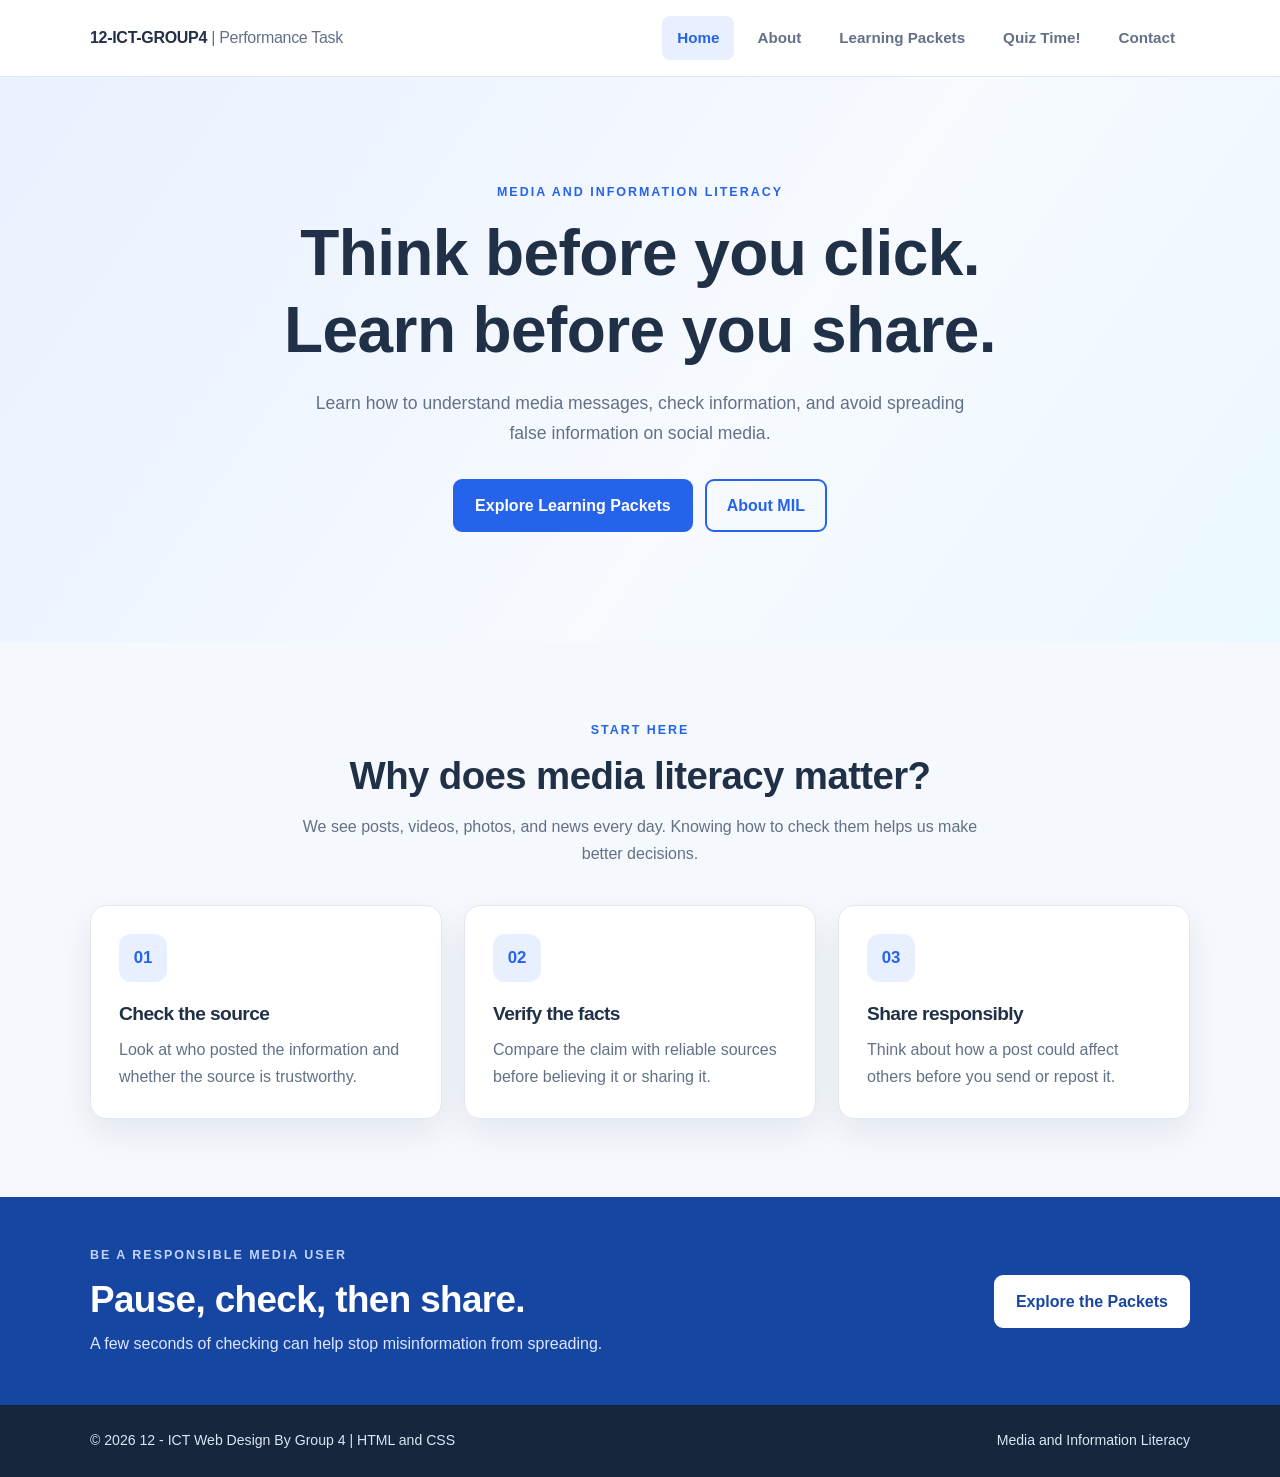
<file: index.html>
<!DOCTYPE html>
<html lang="en">
<head>
    <meta charset="UTF-8">
    <meta name="viewport" content="width=device-width, initial-scale=1.0">
    <title>MIL Lesson Packets | Home</title>
    <link rel="icon" type="image/png" href="information.png">
    <link rel="stylesheet" href="style.css">
</head>
<body>
    <header class="site-header">
        <nav class="navbar container">
            <a class="logo" href="index.html">12-ICT-GROUP4 <span>| Performance Task</span></a>
            <ul class="nav-links">
                <li><a class="active" href="index.html" aria-current="page">Home</a></li>
                <li><a href="about.html">About</a></li>
                <li><a href="packets.html">Learning Packets</a></li>
                <li><a href="quiz.html">Quiz Time!</a></li>
                <li><a href="contact.html">Contact</a></li>
            </ul>
        </nav>
    </header>

    <main>
        <section class="hero">
            <div class="container hero-content">
                <p class="eyebrow">MEDIA AND INFORMATION LITERACY</p>
                <h1>Think before you click. Learn before you share.</h1>
                <p class="hero-text">
                    Learn how to understand media messages, check information, and avoid
                    spreading false information on social media.
                </p>
                <div class="hero-actions">
                    <a href="packets.html" class="button">Explore Learning Packets</a>
                    <a href="about.html" class="button button-outline">About MIL</a>
                </div>
            </div>
        </section>

        <section class="section">
            <div class="container">
                <div class="section-heading">
                    <p class="eyebrow">START HERE</p>
                    <h2>Why does media literacy matter?</h2>
                    <p>We see posts, videos, photos, and news every day. Knowing how to check them helps us make better decisions.</p>
                </div>

                <div class="card-grid">
                    <article class="info-card">
                        <div class="card-icon">01</div>
                        <h3>Check the source</h3>
                        <p>Look at who posted the information and whether the source is trustworthy.</p>
                    </article>
                    <article class="info-card">
                        <div class="card-icon">02</div>
                        <h3>Verify the facts</h3>
                        <p>Compare the claim with reliable sources before believing it or sharing it.</p>
                    </article>
                    <article class="info-card">
                        <div class="card-icon">03</div>
                        <h3>Share responsibly</h3>
                        <p>Think about how a post could affect others before you send or repost it.</p>
                    </article>
                </div>
            </div>
        </section>

        <section class="callout">
            <div class="container callout-inner">
                <div>
                    <p class="eyebrow">BE A RESPONSIBLE MEDIA USER</p>
                    <h2>Pause, check, then share.</h2>
                    <p>A few seconds of checking can help stop misinformation from spreading.</p>
                </div>
                <a href="packets.html" class="button button-light">Explore the Packets</a>
            </div>
        </section>
    </main>

    <footer class="site-footer">
        <div class="container footer-inner">
            <p>© 2026 12 - ICT Web Design By Group 4 | HTML and CSS</p>
            <p>Media and Information Literacy</p>
        </div>
    </footer>
</body>
</html>
</file>
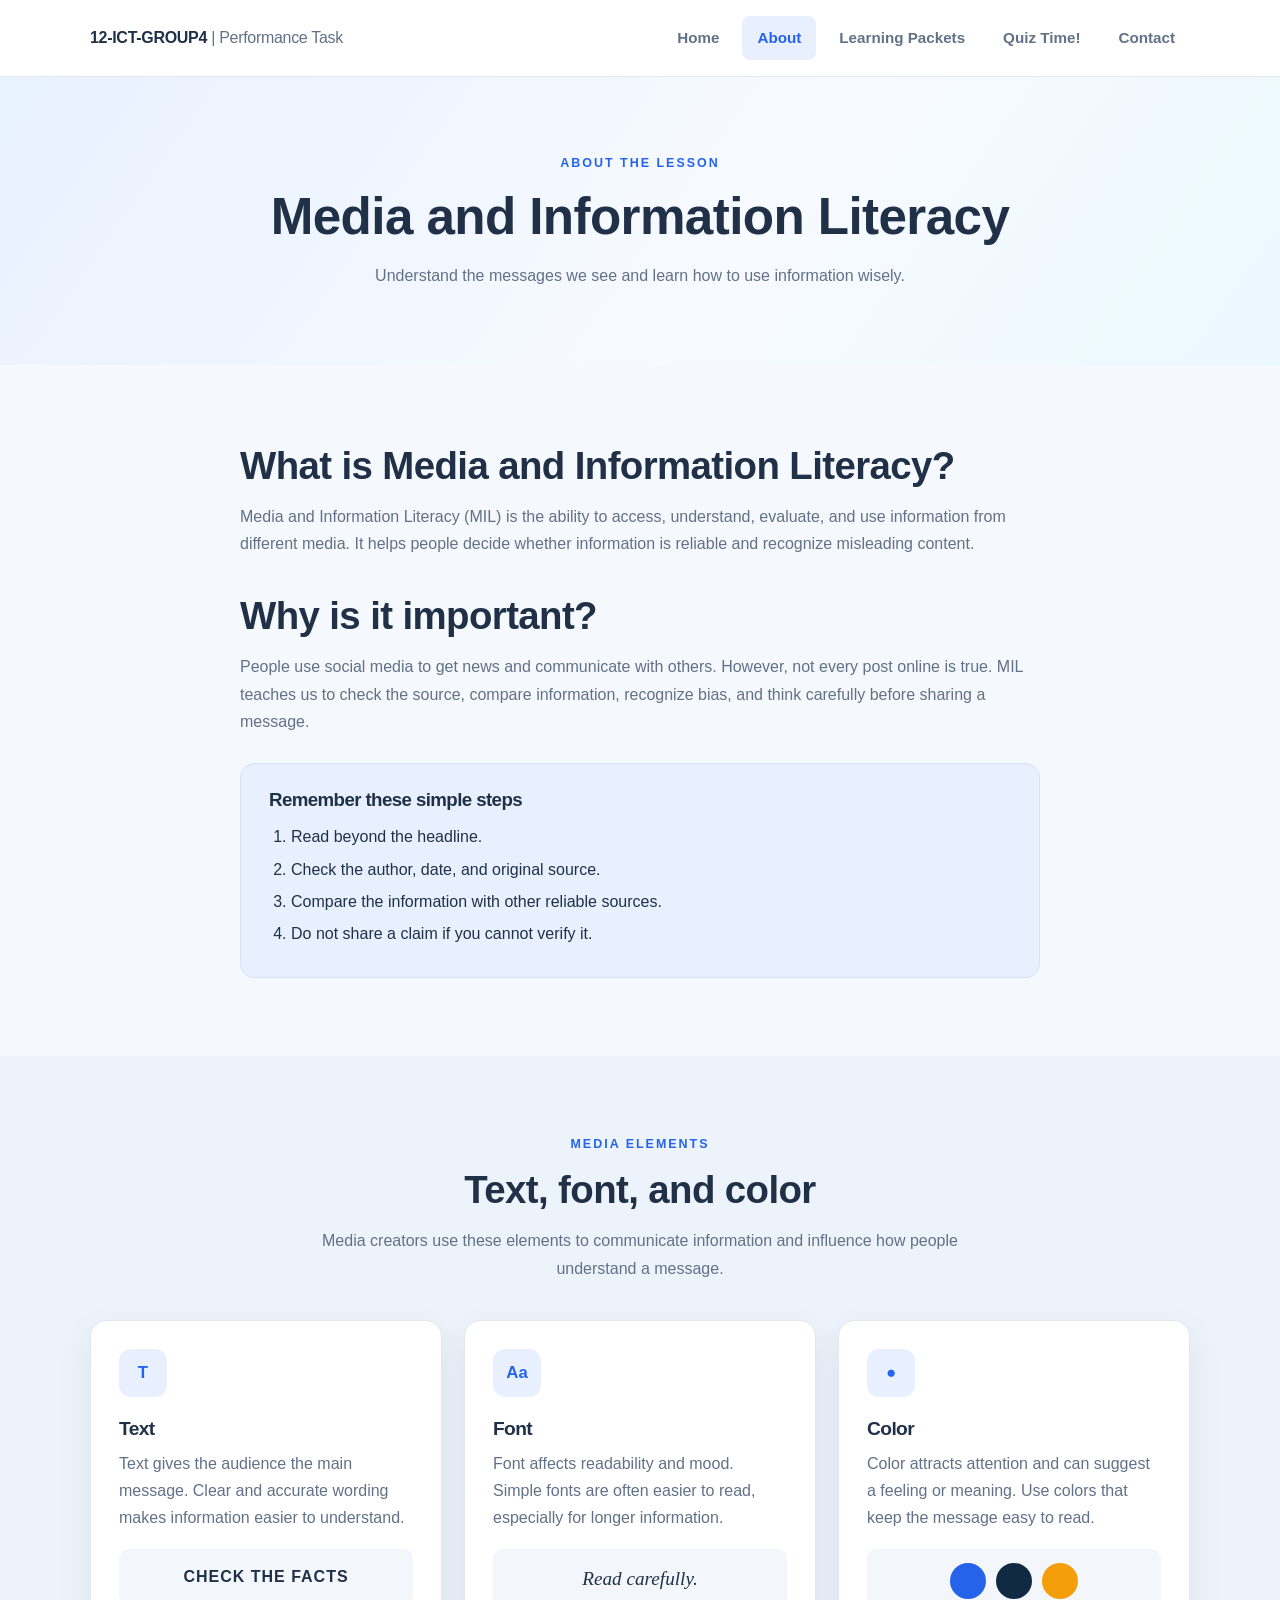
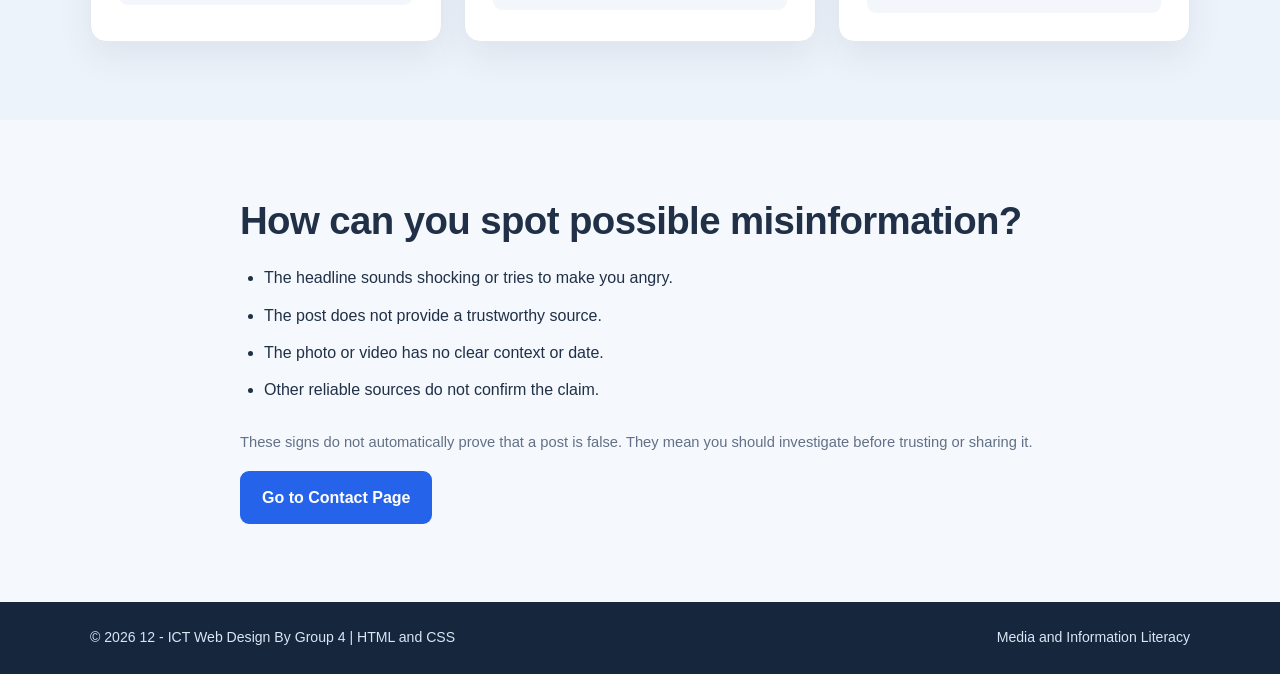
<file: about.html>
<!DOCTYPE html>
<html lang="en">
<head>
    <meta charset="UTF-8">
    <meta name="viewport" content="width=device-width, initial-scale=1.0">
    <title>MIL Lesson Packets | About</title>
    <link rel="icon" type="image/png" href="information.png">
    <link rel="stylesheet" href="style.css">
</head>
<body>
    <header class="site-header">
        <nav class="navbar container">
            <a class="logo" href="index.html">12-ICT-GROUP4 <span>| Performance Task</span></a>
            <ul class="nav-links">
                <li><a href="index.html">Home</a></li>
                <li><a class="active" href="about.html" aria-current="page">About</a></li>
                <li><a href="packets.html">Learning Packets</a></li>
                <li><a href="quiz.html">Quiz Time!</a></li>
                <li><a href="contact.html">Contact</a></li>
            </ul>
        </nav>
    </header>

    <main>
        <section class="page-hero">
            <div class="container">
                <p class="eyebrow">ABOUT THE LESSON</p>
                <h1>Media and Information Literacy</h1>
                <p>Understand the messages we see and learn how to use information wisely.</p>
            </div>
        </section>

        <section class="section">
            <div class="container narrow">
                <h2>What is Media and Information Literacy?</h2>
                <p>
                    Media and Information Literacy (MIL) is the ability to access, understand,
                    evaluate, and use information from different media. It helps people decide
                    whether information is reliable and recognize misleading content.
                </p>

                <h2>Why is it important?</h2>
                <p>
                    People use social media to get news and communicate with others. However,
                    not every post online is true. MIL teaches us to check the source, compare
                    information, recognize bias, and think carefully before sharing a message.
                </p>

                <div class="tip-box">
                    <h3>Remember these simple steps</h3>
                    <ol>
                        <li>Read beyond the headline.</li>
                        <li>Check the author, date, and original source.</li>
                        <li>Compare the information with other reliable sources.</li>
                        <li>Do not share a claim if you cannot verify it.</li>
                    </ol>
                </div>
            </div>
        </section>

        <section class="section section-muted">
            <div class="container">
                <div class="section-heading">
                    <p class="eyebrow">MEDIA ELEMENTS</p>
                    <h2>Text, font, and color</h2>
                    <p>Media creators use these elements to communicate information and influence how people understand a message.</p>
                </div>

                <div class="card-grid">
                    <article class="info-card">
                        <div class="card-icon">T</div>
                        <h3>Text</h3>
                        <p>Text gives the audience the main message. Clear and accurate wording makes information easier to understand.</p>
                        <div class="sample sample-text">CHECK THE FACTS</div>
                    </article>
                    <article class="info-card">
                        <div class="card-icon">Aa</div>
                        <h3>Font</h3>
                        <p>Font affects readability and mood. Simple fonts are often easier to read, especially for longer information.</p>
                        <div class="sample sample-font">Read carefully.</div>
                    </article>
                    <article class="info-card">
                        <div class="card-icon">●</div>
                        <h3>Color</h3>
                        <p>Color attracts attention and can suggest a feeling or meaning. Use colors that keep the message easy to read.</p>
                        <div class="sample sample-color"><span></span><span></span><span></span></div>
                    </article>
                </div>
            </div>
        </section>

        <section class="section">
            <div class="container narrow">
                <h2>How can you spot possible misinformation?</h2>
                <ul class="check-list">
                    <li>The headline sounds shocking or tries to make you angry.</li>
                    <li>The post does not provide a trustworthy source.</li>
                    <li>The photo or video has no clear context or date.</li>
                    <li>Other reliable sources do not confirm the claim.</li>
                </ul>
                <p class="small-note">These signs do not automatically prove that a post is false. They mean you should investigate before trusting or sharing it.</p>
                <a href="contact.html" class="button">Go to Contact Page</a>
            </div>
        </section>
    </main>

    <footer class="site-footer">
        <div class="container footer-inner">
            <p>© 2026 12 - ICT Web Design By Group 4 | HTML and CSS</p>
            <p>Media and Information Literacy</p>
        </div>
    </footer>
</body>
</html>
</file>
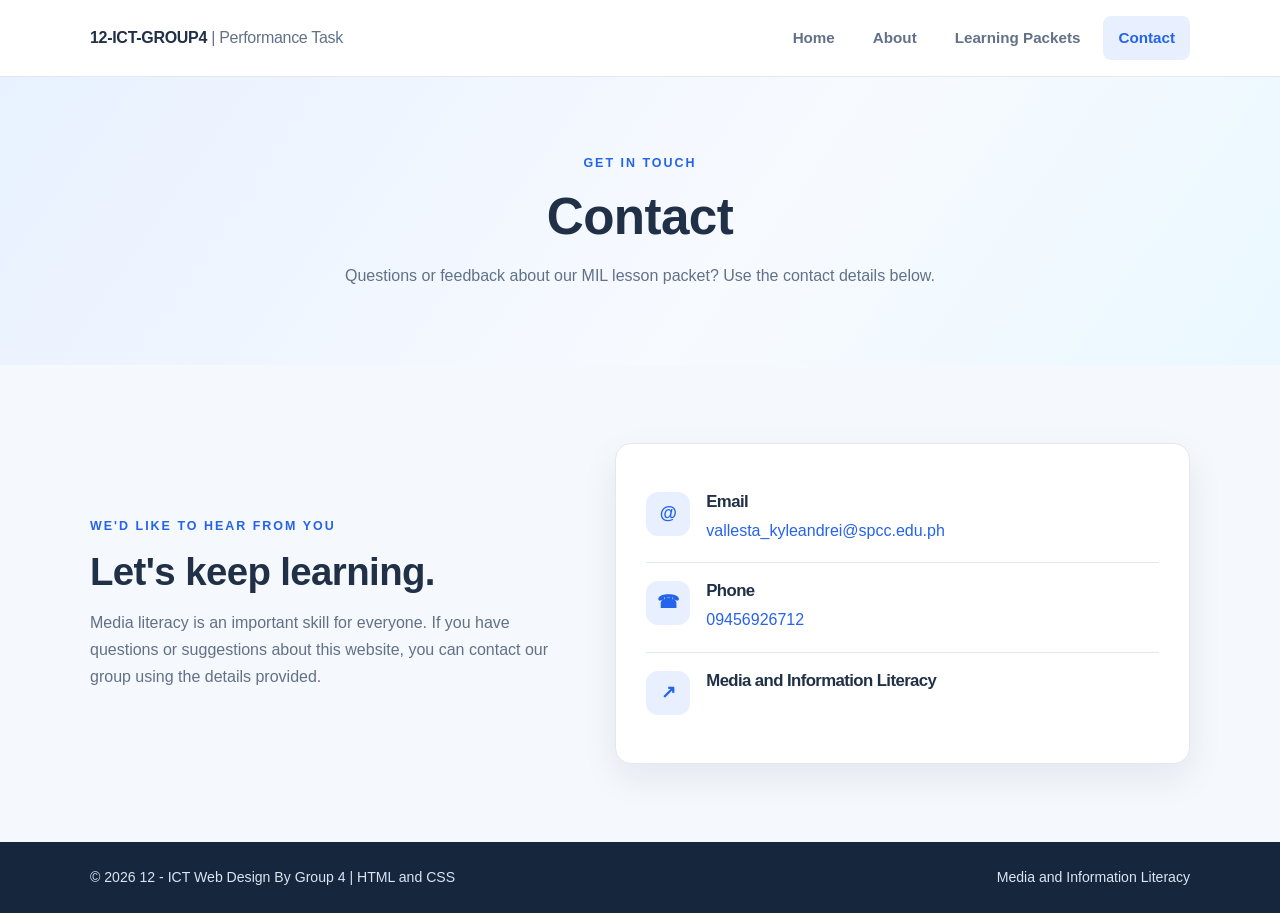
<file: contact.html>
<!DOCTYPE html>
<html lang="en">
<head>
    <meta charset="UTF-8">
    <meta name="viewport" content="width=device-width, initial-scale=1.0">
    <title>MIL Lesson Packets | Contact</title>
    <link rel="icon" type="image/png" href="information.png">
    <link rel="stylesheet" href="style.css">
</head>
<body>
    <header class="site-header">
        <nav class="navbar container">
            <a class="logo" href="index.html">12-ICT-GROUP4 <span>| Performance Task</span></a>
            <ul class="nav-links">
                <li><a href="index.html">Home</a></li>
                <li><a href="about.html">About</a></li>
                <li><a href="packets.html">Learning Packets</a></li>
                <li><a class="active" href="contact.html">Contact</a></li>
            </ul>
        </nav>
    </header>

    <main>
        <section class="page-hero">
            <div class="container">
                <p class="eyebrow">GET IN TOUCH</p>
                <h1>Contact</h1>
                <p>Questions or feedback about our MIL lesson packet? Use the contact details below.</p>
            </div>
        </section>

        <section class="section">
            <div class="container contact-layout">
                <div class="contact-copy">
                    <p class="eyebrow">WE'D LIKE TO HEAR FROM YOU</p>
                    <h2>Let's keep learning.</h2>
                    <p>Media literacy is an important skill for everyone.
                        If you have questions or suggestions about this website, you can contact our group using the
                        details provided.</p>
                </div>

                <div class="contact-card">
                    <div class="contact-item">
                        <div class="contact-icon">@</div>
                        <div>
                            <h3>Email</h3>
                            <p><a href="mailto:vallesta_kyleandrei@spcc.edu.ph">vallesta_kyleandrei@spcc.edu.ph</a></p>
                        </div>
                    </div>
                    <div class="contact-item">
                        <div class="contact-icon">☎</div>
                        <div>
                            <h3>Phone</h3>
                            <p><a href="tel:09452925872">09456926712</a></p>
                        </div>
                    </div>
                    <div class="contact-item">
                        <div class="contact-icon">↗</div>
                        <div>
                            <h3>Media and Information Literacy</h3>
                        </div>
                    </div>
                </div>
            </div>
        </section>
    </main>

    <footer class="site-footer">
        <div class="container footer-inner">
            <p>© 2026 12 - ICT Web Design By Group 4 | HTML and CSS</p>
            <p>Media and Information Literacy</p>
        </div>
    </footer>
</body>
</html>
</file>
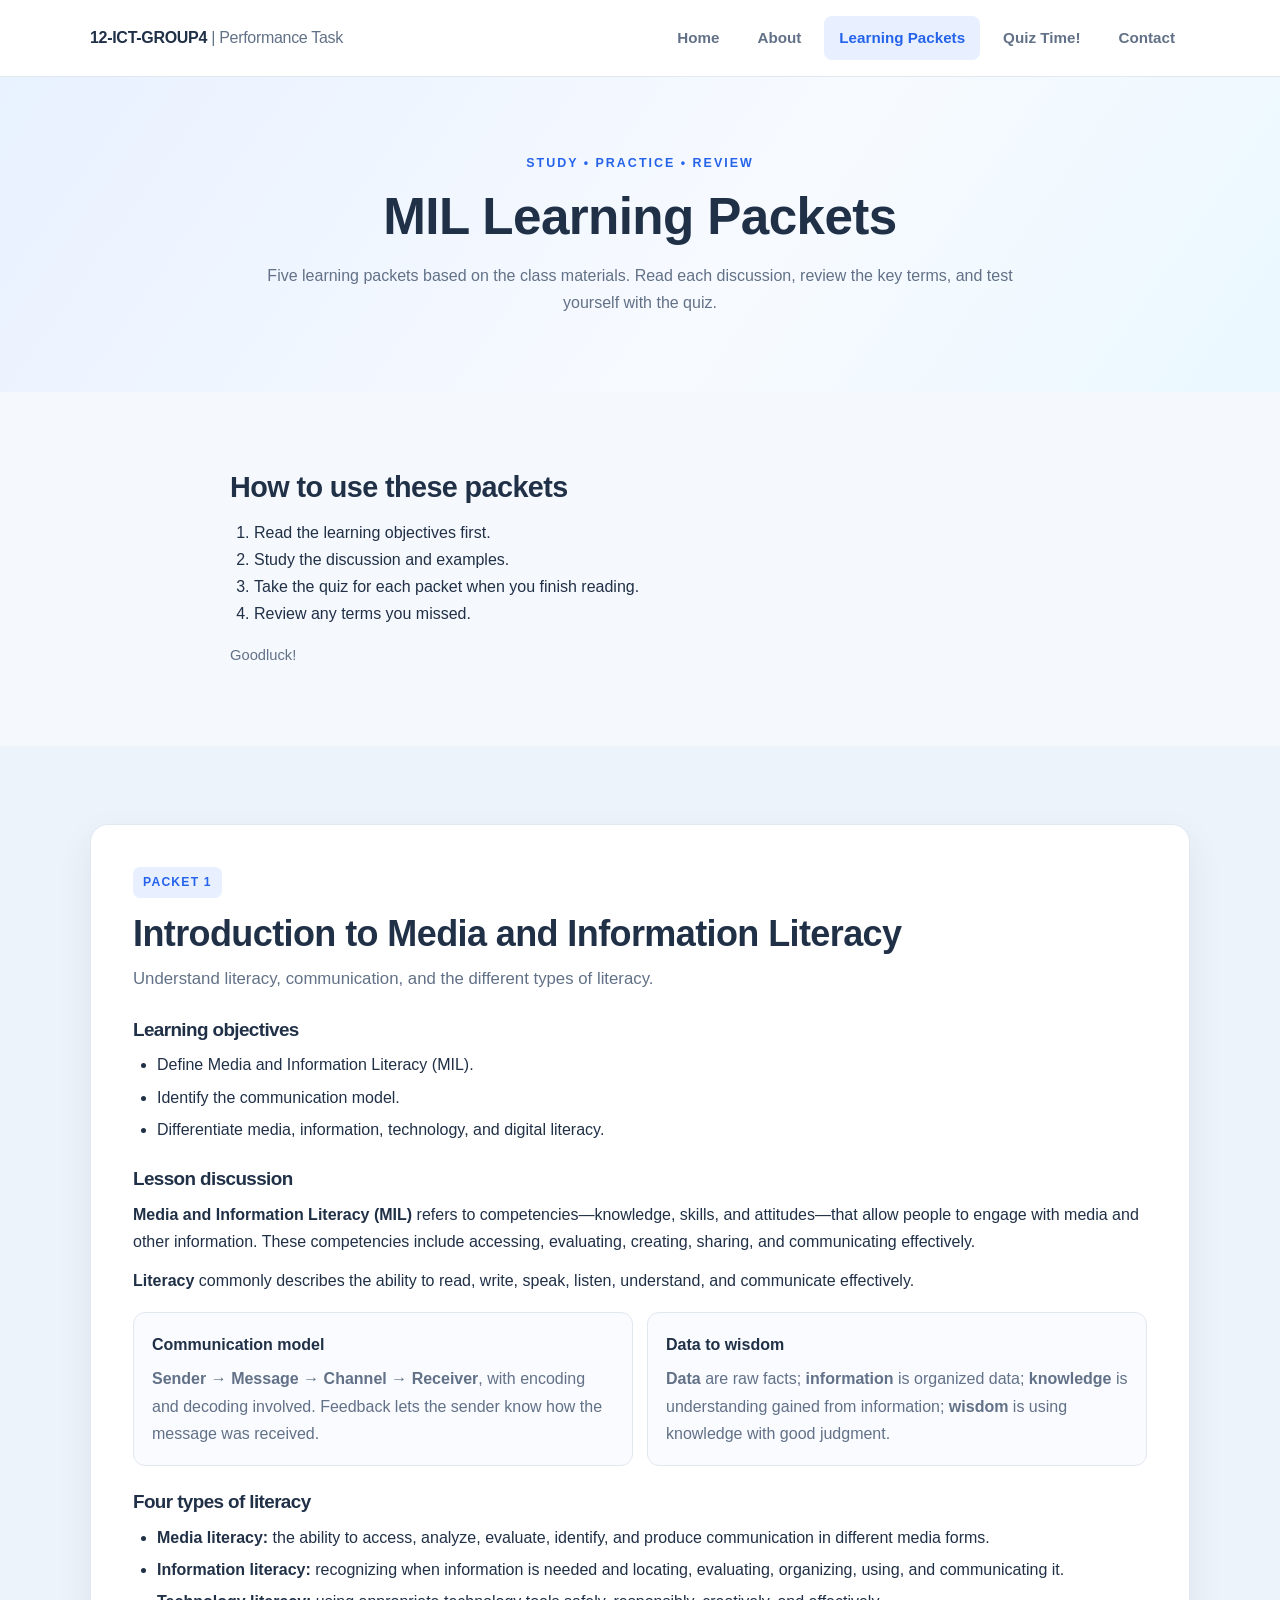
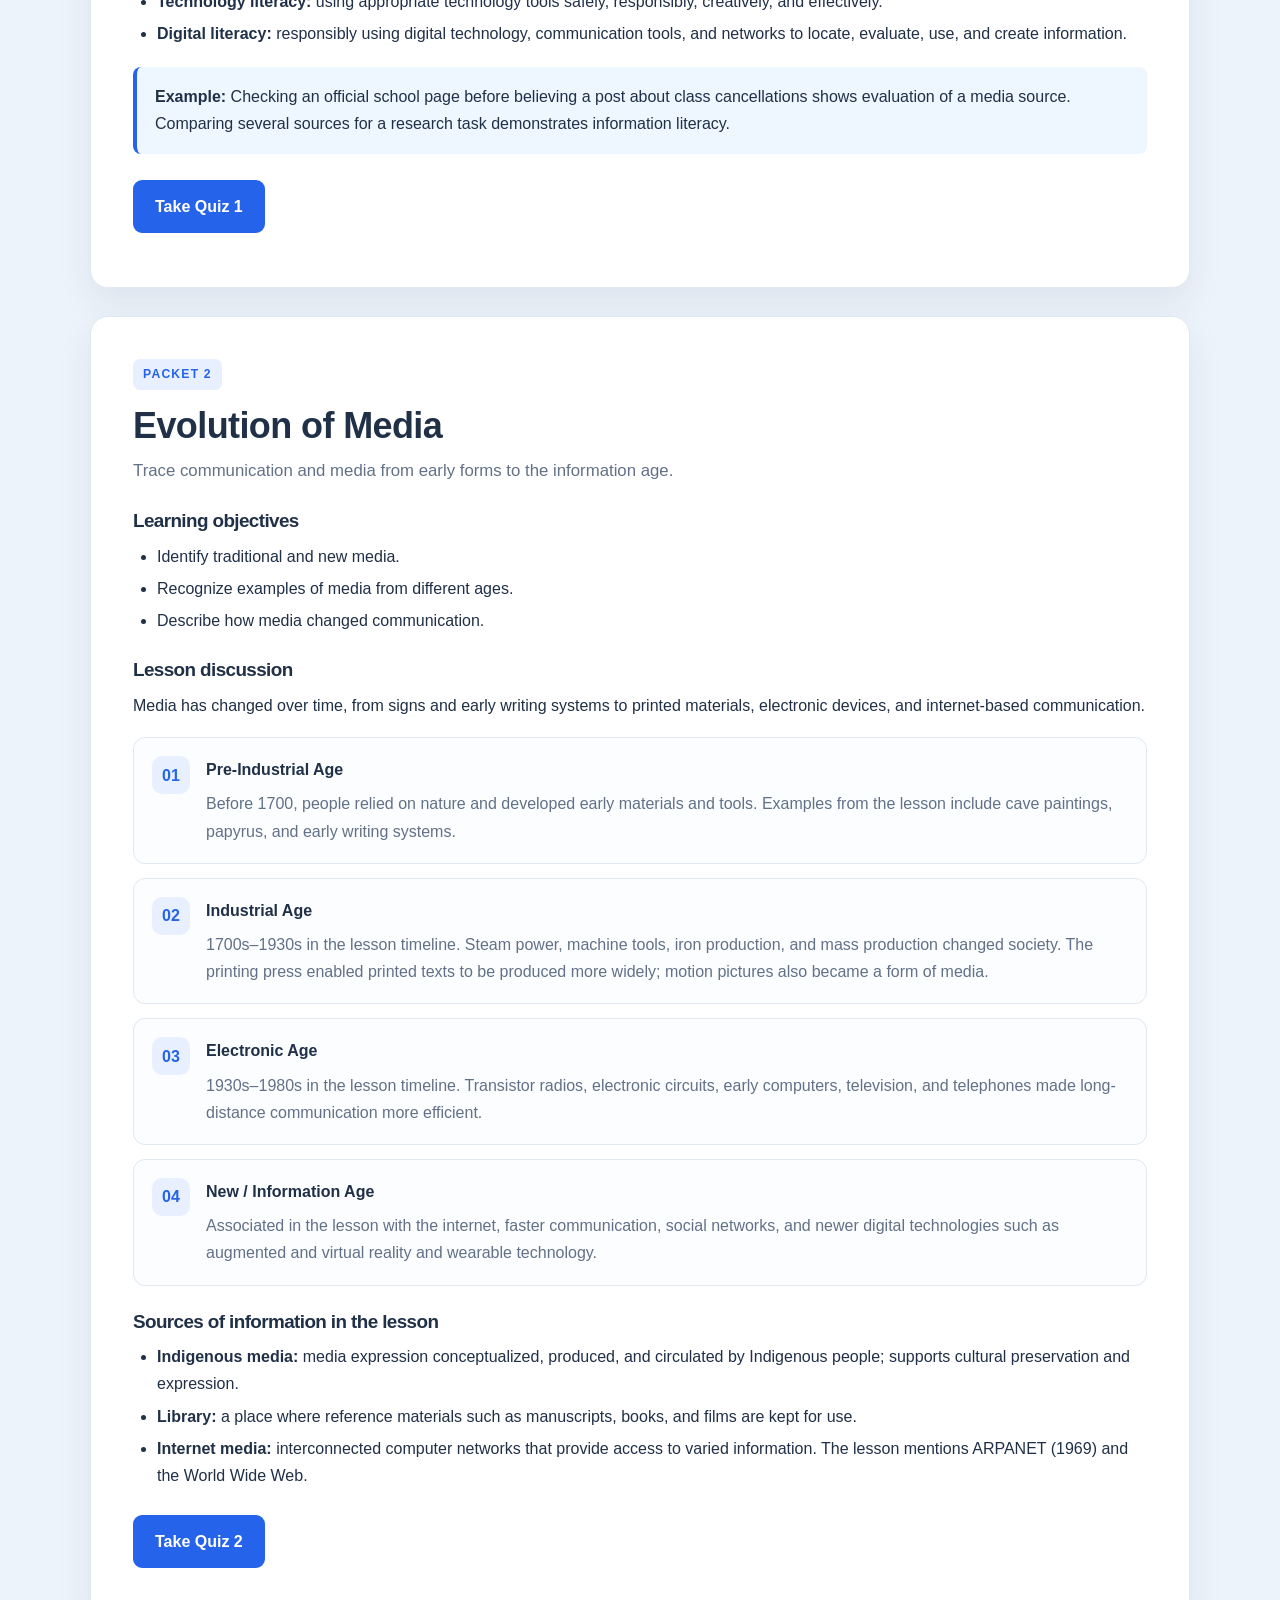
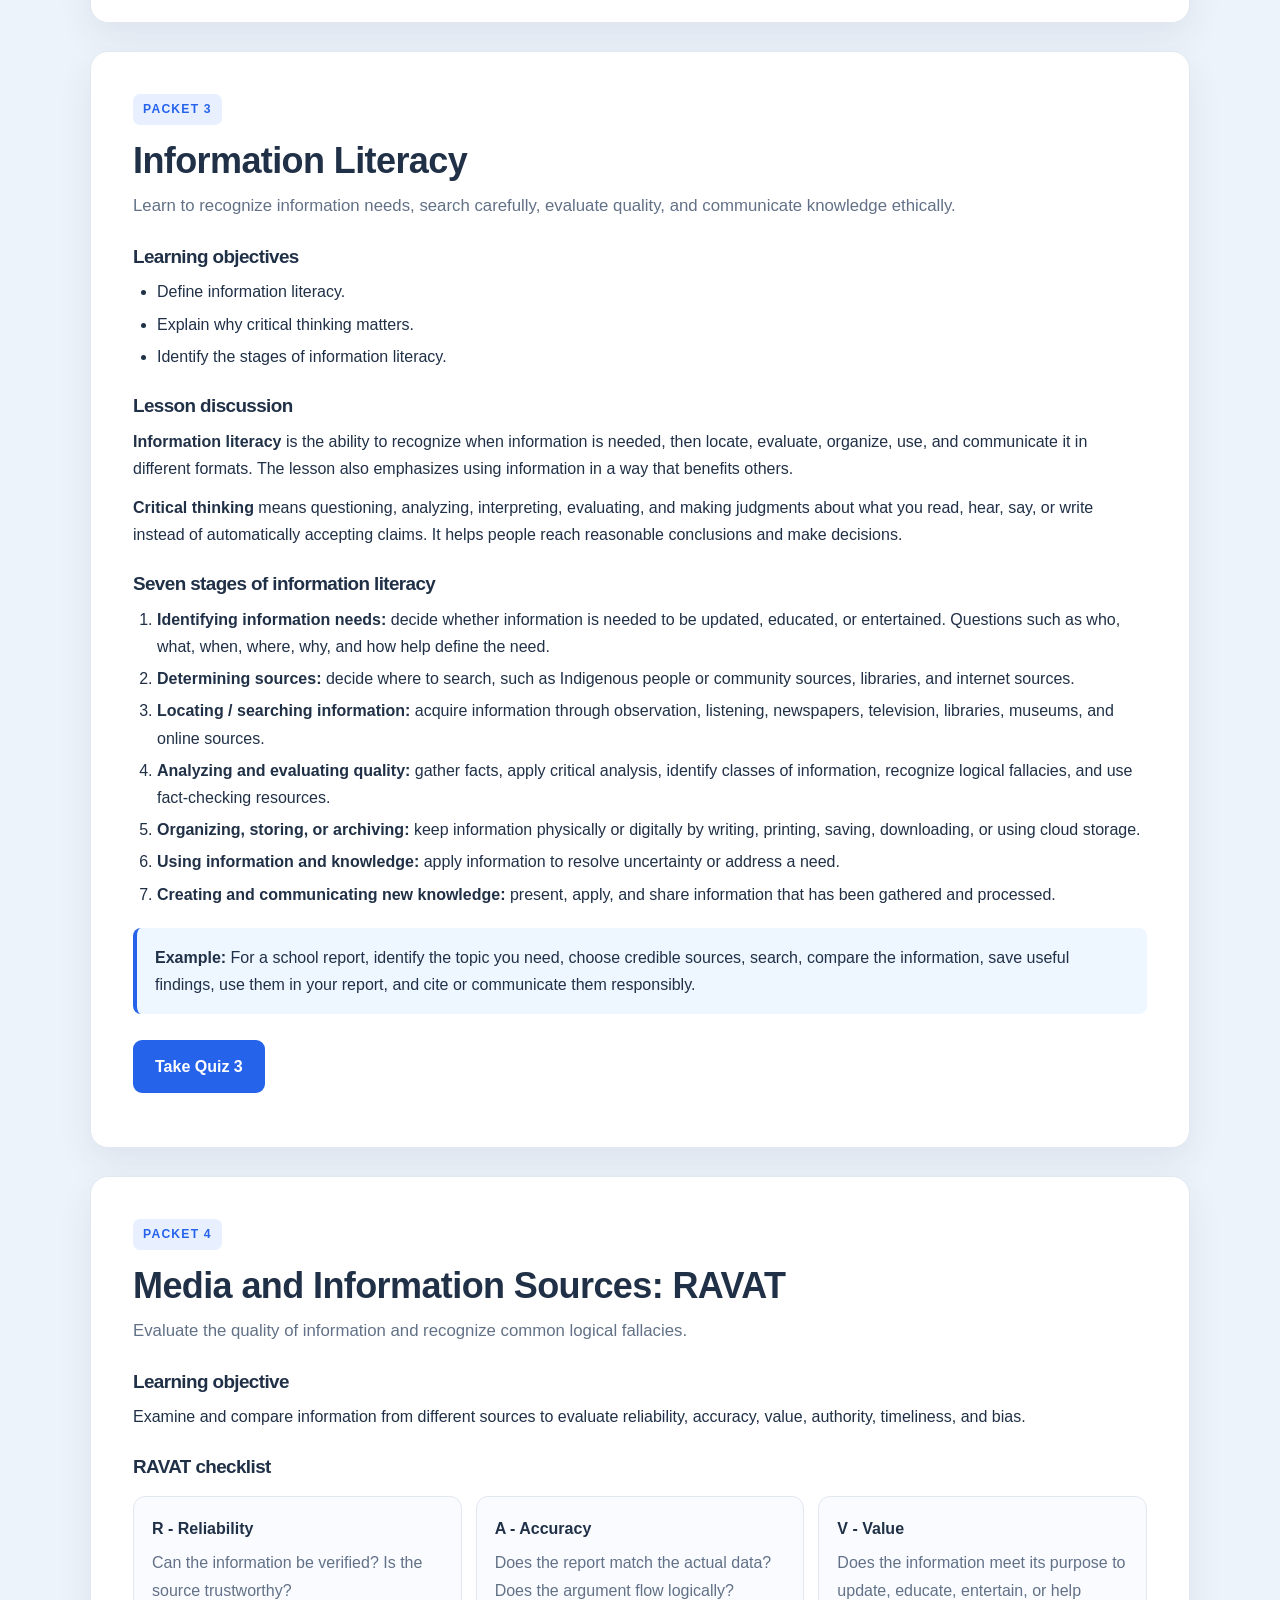
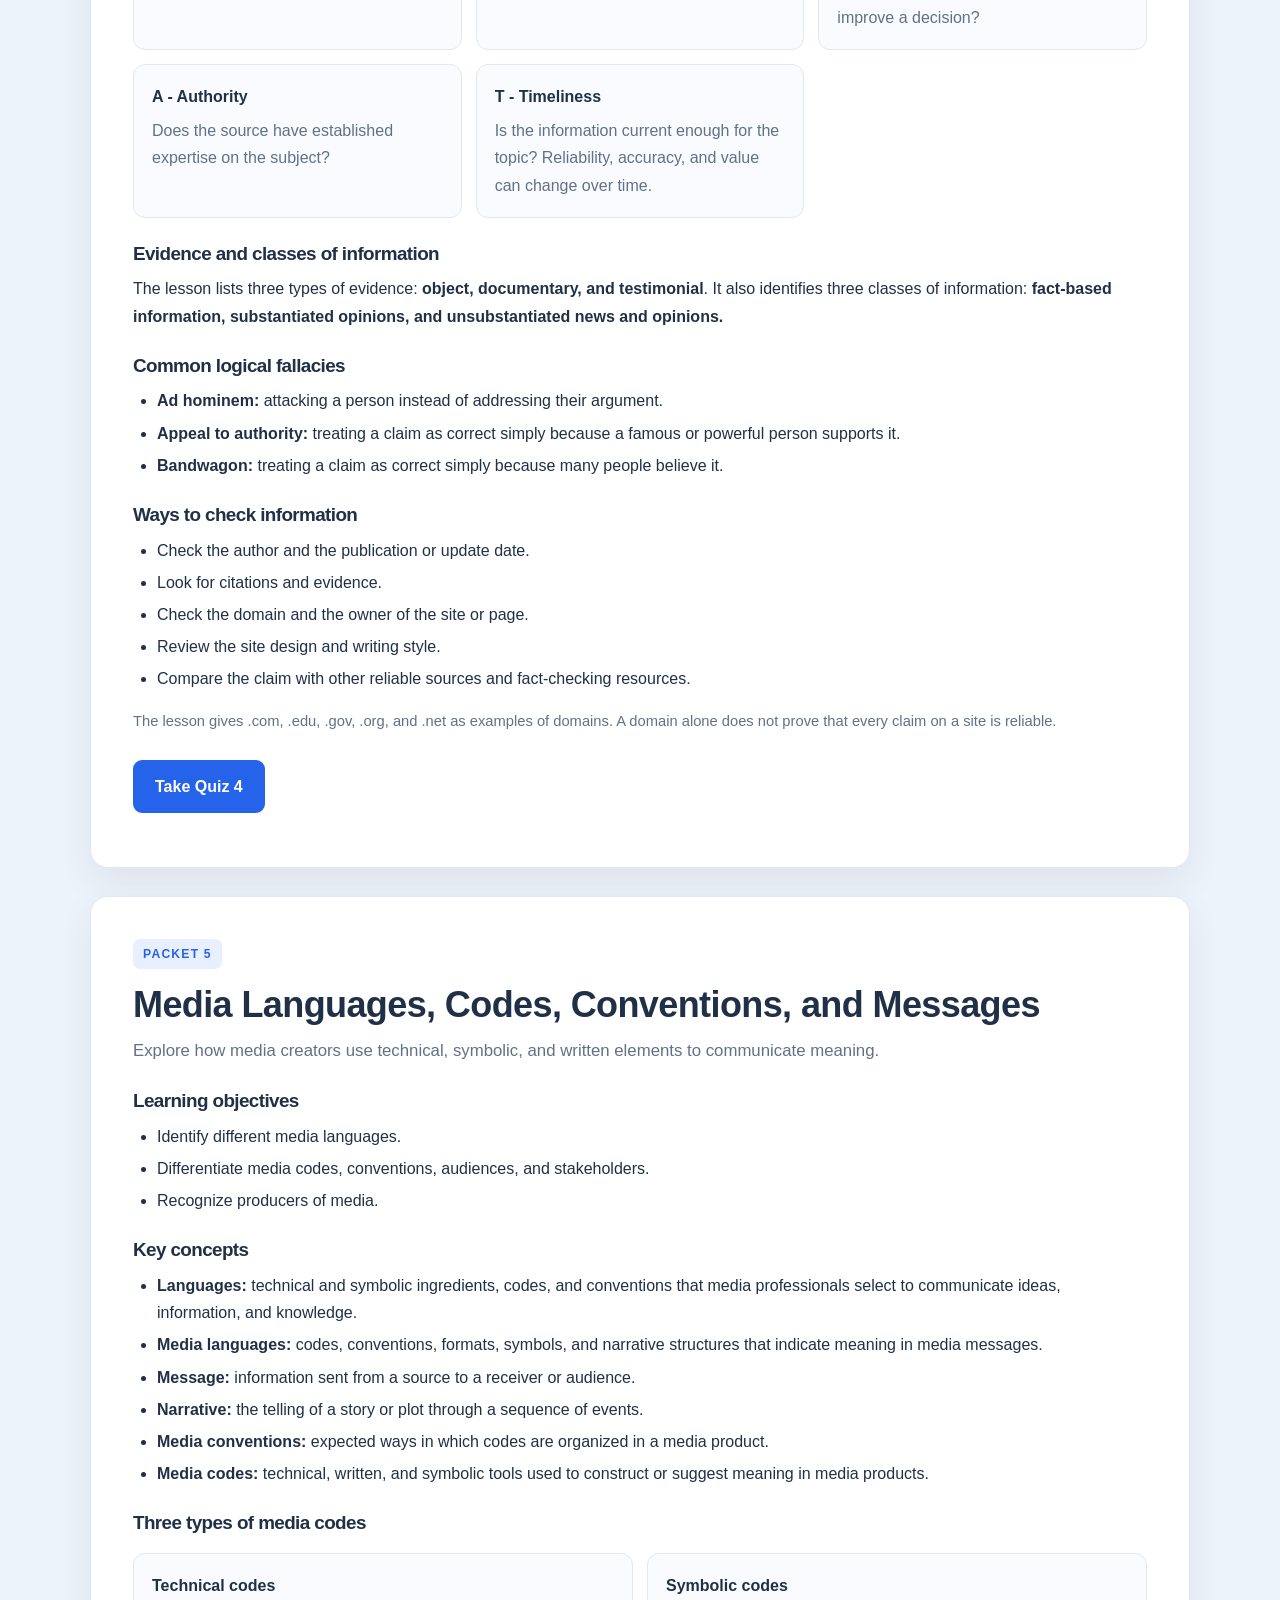
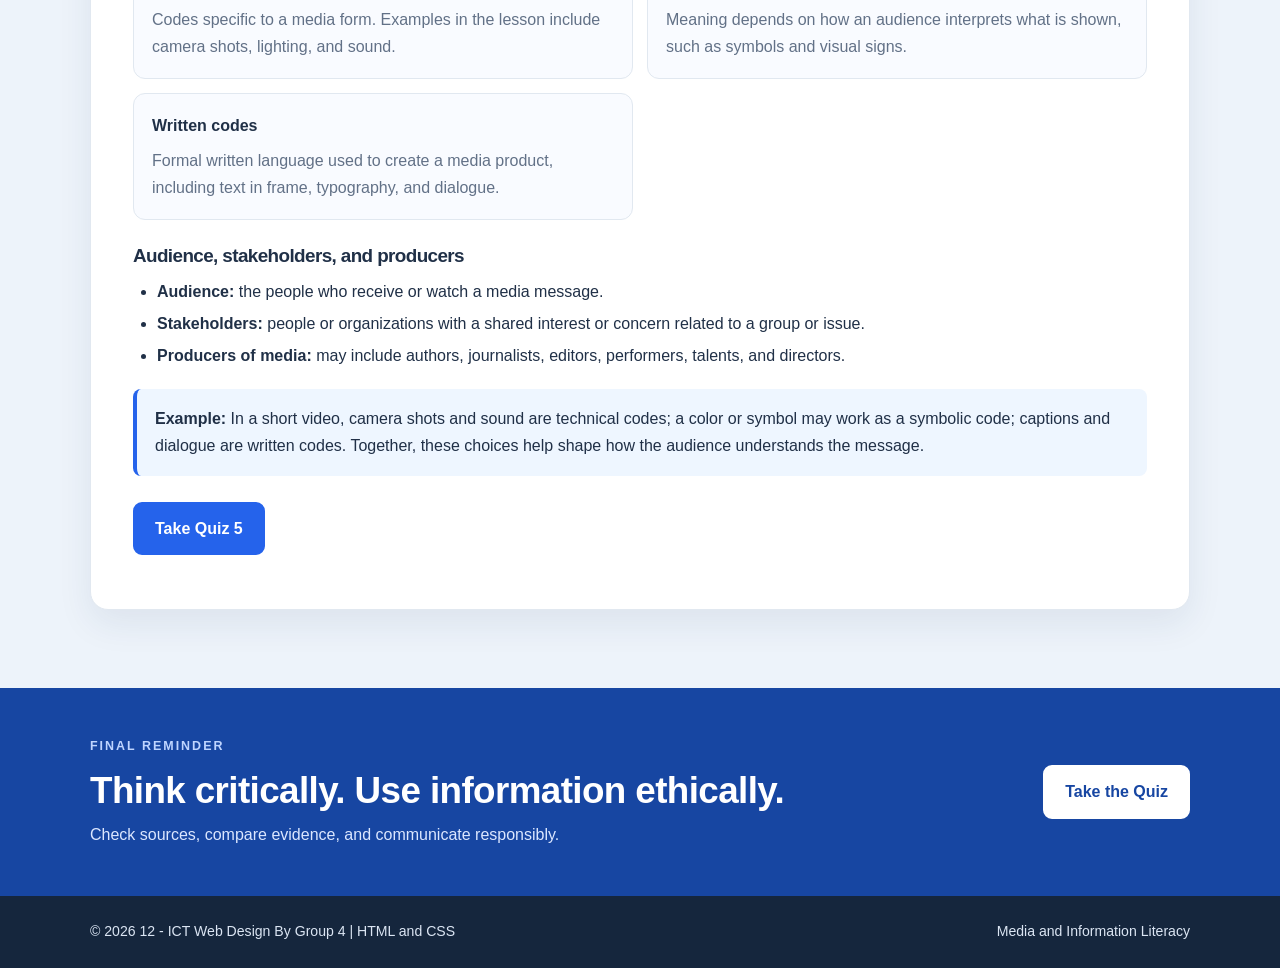
<file: packets.html>
<!DOCTYPE html>
<html lang="en">

<head>
  <meta charset="UTF-8">
  <meta name="viewport" content="width=device-width, initial-scale=1.0">
  <title>MIL Lesson Packets | Learning Packets</title>
  <link rel="icon" type="image/png" href="information.png">
  <link rel="stylesheet" href="style.css">
</head>

<body>
  <header class="site-header">
    <nav class="navbar container">
      <a class="logo" href="index.html">12-ICT-GROUP4 <span>| Performance Task</span></a>
      <ul class="nav-links">
        <li><a href="index.html">Home</a></li>
        <li><a href="about.html">About</a></li>
        <li><a class="active" href="packets.html" aria-current="page">Learning Packets</a></li>
        <li><a href="quiz.html">Quiz Time!</a></li>
        <li><a href="contact.html">Contact</a></li>
      </ul>
    </nav>
  </header>

  <main>
    <section class="page-hero">
      <div class="container">
        <p class="eyebrow">STUDY • PRACTICE • REVIEW</p>
        <h1>MIL Learning Packets</h1>
        <p>Five learning packets based on the class materials. Read each discussion, review the key terms, and test yourself with the quiz.</p>
      </div>
    </section>

    <section class="section">
      <div class="container packet-intro">
        <h2>How to use these packets</h2>
        <ol>
          <li>Read the learning objectives first.</li>
          <li>Study the discussion and examples.</li>
          <li>Take the quiz for each packet when you finish reading.</li>
          <li>Review any terms you missed.</li>
        </ol>
        <p class="small-note">Goodluck!</p>
      </div>
    </section>

    <section class="section section-muted">
      <div class="container packet-list">

        <!-- PACKET 1 -->
        <article class="packet" id="packet-1">
          <div class="packet-label">PACKET 1</div>
          <h2>Introduction to Media and Information Literacy</h2>
          <p class="packet-lead">Understand literacy, communication, and the different types of literacy.</p>

          <h3>Learning objectives</h3>
          <ul>
            <li>Define Media and Information Literacy (MIL).</li>
            <li>Identify the communication model.</li>
            <li>Differentiate media, information, technology, and digital literacy.</li>
          </ul>

          <h3>Lesson discussion</h3>
          <p><strong>Media and Information Literacy (MIL)</strong> refers to competencies—knowledge, skills, and attitudes—that allow people to engage with media and other information. These competencies include accessing, evaluating, creating, sharing, and communicating effectively.</p>
          <p><strong>Literacy</strong> commonly describes the ability to read, write, speak, listen, understand, and communicate effectively.</p>

          <div class="mini-grid">
            <div>
              <h4>Communication model</h4>
              <p><strong>Sender → Message → Channel → Receiver</strong>, with encoding and decoding involved. Feedback lets the sender know how the message was received.</p>
            </div>
            <div>
              <h4>Data to wisdom</h4>
              <p><strong>Data</strong> are raw facts; <strong>information</strong> is organized data; <strong>knowledge</strong> is understanding gained from information; <strong>wisdom</strong> is using knowledge with good judgment.</p>
            </div>
          </div>

          <h3>Four types of literacy</h3>
          <ul>
            <li><strong>Media literacy:</strong> the ability to access, analyze, evaluate, identify, and produce communication in different media forms.</li>
            <li><strong>Information literacy:</strong> recognizing when information is needed and locating, evaluating, organizing, using, and communicating it.</li>
            <li><strong>Technology literacy:</strong> using appropriate technology tools safely, responsibly, creatively, and effectively.</li>
            <li><strong>Digital literacy:</strong> responsibly using digital technology, communication tools, and networks to locate, evaluate, use, and create information.</li>
          </ul>

          <div class="example-box">
            <strong>Example:</strong> Checking an official school page before believing a post about class cancellations shows evaluation of a media source. Comparing several sources for a research task demonstrates information literacy.
          </div>

          <p class="packet-quiz"><a class="button" href="quiz.html#quiz-1">Take Quiz 1</a></p>
        </article>

        <!-- PACKET 2 -->
        <article class="packet" id="packet-2">
          <div class="packet-label">PACKET 2</div>
          <h2>Evolution of Media</h2>
          <p class="packet-lead">Trace communication and media from early forms to the information age.</p>

          <h3>Learning objectives</h3>
          <ul>
            <li>Identify traditional and new media.</li>
            <li>Recognize examples of media from different ages.</li>
            <li>Describe how media changed communication.</li>
          </ul>

          <h3>Lesson discussion</h3>
          <p>Media has changed over time, from signs and early writing systems to printed materials, electronic devices, and internet-based communication.</p>

          <div class="timeline">
            <div>
              <span>01</span>
              <h4>Pre-Industrial Age</h4>
              <p>Before 1700, people relied on nature and developed early materials and tools. Examples from the lesson include cave paintings, papyrus, and early writing systems.</p>
            </div>
            <div>
              <span>02</span>
              <h4>Industrial Age</h4>
              <p>1700s–1930s in the lesson timeline. Steam power, machine tools, iron production, and mass production changed society. The printing press enabled printed texts to be produced more widely; motion pictures also became a form of media.</p>
            </div>
            <div>
              <span>03</span>
              <h4>Electronic Age</h4>
              <p>1930s–1980s in the lesson timeline. Transistor radios, electronic circuits, early computers, television, and telephones made long-distance communication more efficient.</p>
            </div>
            <div>
              <span>04</span>
              <h4>New / Information Age</h4>
              <p>Associated in the lesson with the internet, faster communication, social networks, and newer digital technologies such as augmented and virtual reality and wearable technology.</p>
            </div>
          </div>

          <h3>Sources of information in the lesson</h3>
          <ul>
            <li><strong>Indigenous media:</strong> media expression conceptualized, produced, and circulated by Indigenous people; supports cultural preservation and expression.</li>
            <li><strong>Library:</strong> a place where reference materials such as manuscripts, books, and films are kept for use.</li>
            <li><strong>Internet media:</strong> interconnected computer networks that provide access to varied information. The lesson mentions ARPANET (1969) and the World Wide Web.</li>
          </ul>

          <p class="packet-quiz"><a class="button" href="quiz.html#quiz-2">Take Quiz 2</a></p>
        </article>

        <!-- PACKET 3 -->
        <article class="packet" id="packet-3">
          <div class="packet-label">PACKET 3</div>
          <h2>Information Literacy</h2>
          <p class="packet-lead">Learn to recognize information needs, search carefully, evaluate quality, and communicate knowledge ethically.</p>

          <h3>Learning objectives</h3>
          <ul>
            <li>Define information literacy.</li>
            <li>Explain why critical thinking matters.</li>
            <li>Identify the stages of information literacy.</li>
          </ul>

          <h3>Lesson discussion</h3>
          <p><strong>Information literacy</strong> is the ability to recognize when information is needed, then locate, evaluate, organize, use, and communicate it in different formats. The lesson also emphasizes using information in a way that benefits others.</p>
          <p><strong>Critical thinking</strong> means questioning, analyzing, interpreting, evaluating, and making judgments about what you read, hear, say, or write instead of automatically accepting claims. It helps people reach reasonable conclusions and make decisions.</p>

          <h3>Seven stages of information literacy</h3>
          <ol class="stage-list">
            <li><strong>Identifying information needs:</strong> decide whether information is needed to be updated, educated, or entertained. Questions such as who, what, when, where, why, and how help define the need.</li>
            <li><strong>Determining sources:</strong> decide where to search, such as Indigenous people or community sources, libraries, and internet sources.</li>
            <li><strong>Locating / searching information:</strong> acquire information through observation, listening, newspapers, television, libraries, museums, and online sources.</li>
            <li><strong>Analyzing and evaluating quality:</strong> gather facts, apply critical analysis, identify classes of information, recognize logical fallacies, and use fact-checking resources.</li>
            <li><strong>Organizing, storing, or archiving:</strong> keep information physically or digitally by writing, printing, saving, downloading, or using cloud storage.</li>
            <li><strong>Using information and knowledge:</strong> apply information to resolve uncertainty or address a need.</li>
            <li><strong>Creating and communicating new knowledge:</strong> present, apply, and share information that has been gathered and processed.</li>
          </ol>

          <div class="example-box">
            <strong>Example:</strong> For a school report, identify the topic you need, choose credible sources, search, compare the information, save useful findings, use them in your report, and cite or communicate them responsibly.
          </div>

          <p class="packet-quiz"><a class="button" href="quiz.html#quiz-3">Take Quiz 3</a></p>
        </article>

        <!-- PACKET 4 -->
        <article class="packet" id="packet-4">
          <div class="packet-label">PACKET 4</div>
          <h2>Media and Information Sources: RAVAT</h2>
          <p class="packet-lead">Evaluate the quality of information and recognize common logical fallacies.</p>

          <h3>Learning objective</h3>
          <p>Examine and compare information from different sources to evaluate reliability, accuracy, value, authority, timeliness, and bias.</p>

          <h3>RAVAT checklist</h3>
          <div class="ravat-grid">
            <div>
              <strong>R - Reliability</strong>
              <p>Can the information be verified? Is the source trustworthy?</p>
            </div>
            <div>
              <strong>A - Accuracy</strong>
              <p>Does the report match the actual data? Does the argument flow logically?</p>
            </div>
            <div>
              <strong>V - Value</strong>
              <p>Does the information meet its purpose to update, educate, entertain, or help improve a decision?</p>
            </div>
            <div>
              <strong>A - Authority</strong>
              <p>Does the source have established expertise on the subject?</p>
            </div>
            <div>
              <strong>T - Timeliness</strong>
              <p>Is the information current enough for the topic? Reliability, accuracy, and value can change over time.</p>
            </div>
          </div>

          <h3>Evidence and classes of information</h3>
          <p>The lesson lists three types of evidence: <strong>object, documentary, and testimonial</strong>. It also identifies three classes of information: <strong>fact-based information, substantiated opinions, and unsubstantiated news and opinions.</strong></p>

          <h3>Common logical fallacies</h3>
          <ul>
            <li><strong>Ad hominem:</strong> attacking a person instead of addressing their argument.</li>
            <li><strong>Appeal to authority:</strong> treating a claim as correct simply because a famous or powerful person supports it.</li>
            <li><strong>Bandwagon:</strong> treating a claim as correct simply because many people believe it.</li>
          </ul>

          <h3>Ways to check information</h3>
          <ul>
            <li>Check the author and the publication or update date.</li>
            <li>Look for citations and evidence.</li>
            <li>Check the domain and the owner of the site or page.</li>
            <li>Review the site design and writing style.</li>
            <li>Compare the claim with other reliable sources and fact-checking resources.</li>
          </ul>
          <p class="small-note">The lesson gives .com, .edu, .gov, .org, and .net as examples of domains. A domain alone does not prove that every claim on a site is reliable.</p>

          <p class="packet-quiz"><a class="button" href="quiz.html#quiz-4">Take Quiz 4</a></p>
        </article>

        <!-- PACKET 5 -->
        <article class="packet" id="packet-5">
          <div class="packet-label">PACKET 5</div>
          <h2>Media Languages, Codes, Conventions, and Messages</h2>
          <p class="packet-lead">Explore how media creators use technical, symbolic, and written elements to communicate meaning.</p>

          <h3>Learning objectives</h3>
          <ul>
            <li>Identify different media languages.</li>
            <li>Differentiate media codes, conventions, audiences, and stakeholders.</li>
            <li>Recognize producers of media.</li>
          </ul>

          <h3>Key concepts</h3>
          <ul>
            <li><strong>Languages:</strong> technical and symbolic ingredients, codes, and conventions that media professionals select to communicate ideas, information, and knowledge.</li>
            <li><strong>Media languages:</strong> codes, conventions, formats, symbols, and narrative structures that indicate meaning in media messages.</li>
            <li><strong>Message:</strong> information sent from a source to a receiver or audience.</li>
            <li><strong>Narrative:</strong> the telling of a story or plot through a sequence of events.</li>
            <li><strong>Media conventions:</strong> expected ways in which codes are organized in a media product.</li>
            <li><strong>Media codes:</strong> technical, written, and symbolic tools used to construct or suggest meaning in media products.</li>
          </ul>

          <h3>Three types of media codes</h3>
          <div class="mini-grid">
            <div>
              <h4>Technical codes</h4>
              <p>Codes specific to a media form. Examples in the lesson include camera shots, lighting, and sound.</p>
            </div>
            <div>
              <h4>Symbolic codes</h4>
              <p>Meaning depends on how an audience interprets what is shown, such as symbols and visual signs.</p>
            </div>
            <div>
              <h4>Written codes</h4>
              <p>Formal written language used to create a media product, including text in frame, typography, and dialogue.</p>
            </div>
          </div>

          <h3>Audience, stakeholders, and producers</h3>
          <ul>
            <li><strong>Audience:</strong> the people who receive or watch a media message.</li>
            <li><strong>Stakeholders:</strong> people or organizations with a shared interest or concern related to a group or issue.</li>
            <li><strong>Producers of media:</strong> may include authors, journalists, editors, performers, talents, and directors.</li>
          </ul>

          <div class="example-box">
            <strong>Example:</strong> In a short video, camera shots and sound are technical codes; a color or symbol may work as a symbolic code; captions and dialogue are written codes. Together, these choices help shape how the audience understands the message.
          </div>

          <p class="packet-quiz"><a class="button" href="quiz.html#quiz-5">Take Quiz 5</a></p>
        </article>

      </div>
    </section>

    <section class="callout">
      <div class="container callout-inner">
        <div>
          <p class="eyebrow">FINAL REMINDER</p>
          <h2>Think critically. Use information ethically.</h2>
          <p>Check sources, compare evidence, and communicate responsibly.</p>
        </div>
        <a href="quiz.html" class="button button-light">Take the Quiz</a>
      </div>
    </section>
  </main>

  <footer class="site-footer">
    <div class="container footer-inner">
      <p>© 2026 12 - ICT Web Design By Group 4 | HTML and CSS</p>
      <p>Media and Information Literacy</p>
    </div>
  </footer>
</body>
</html>
</file>
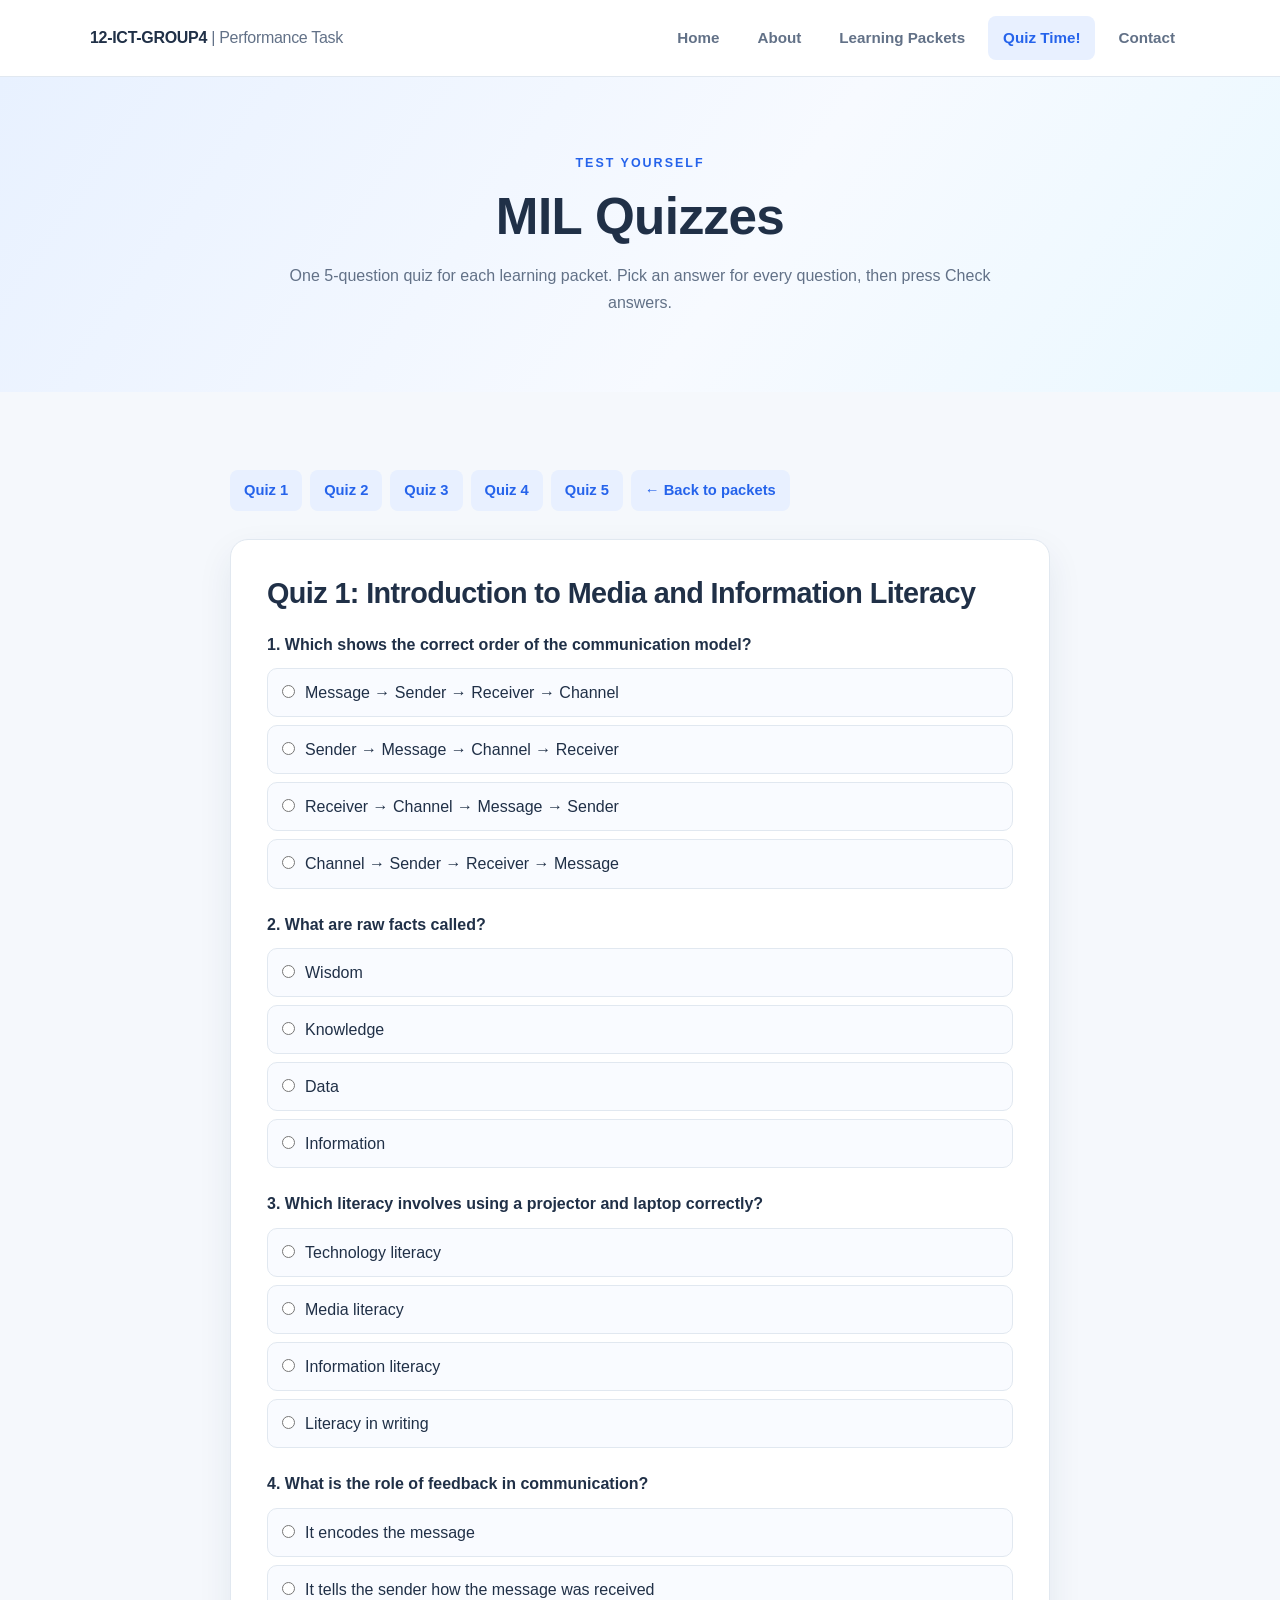
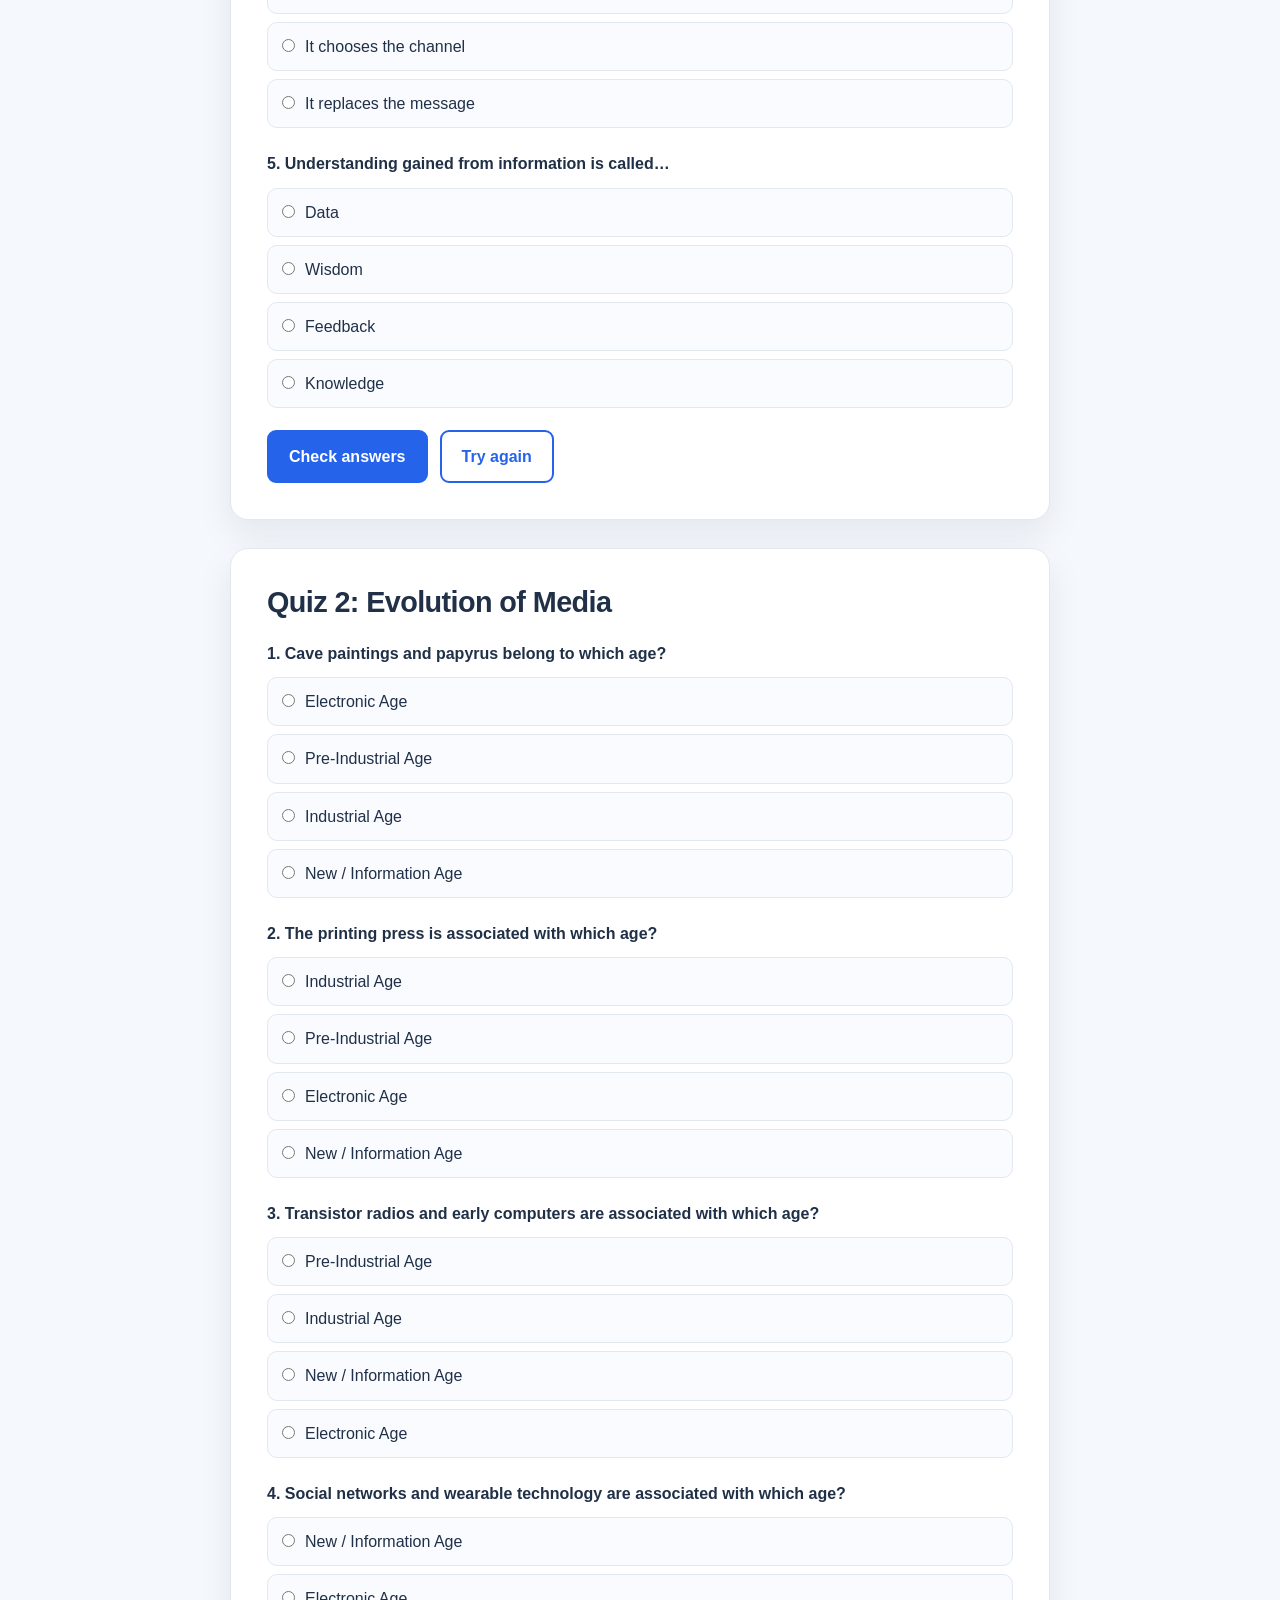
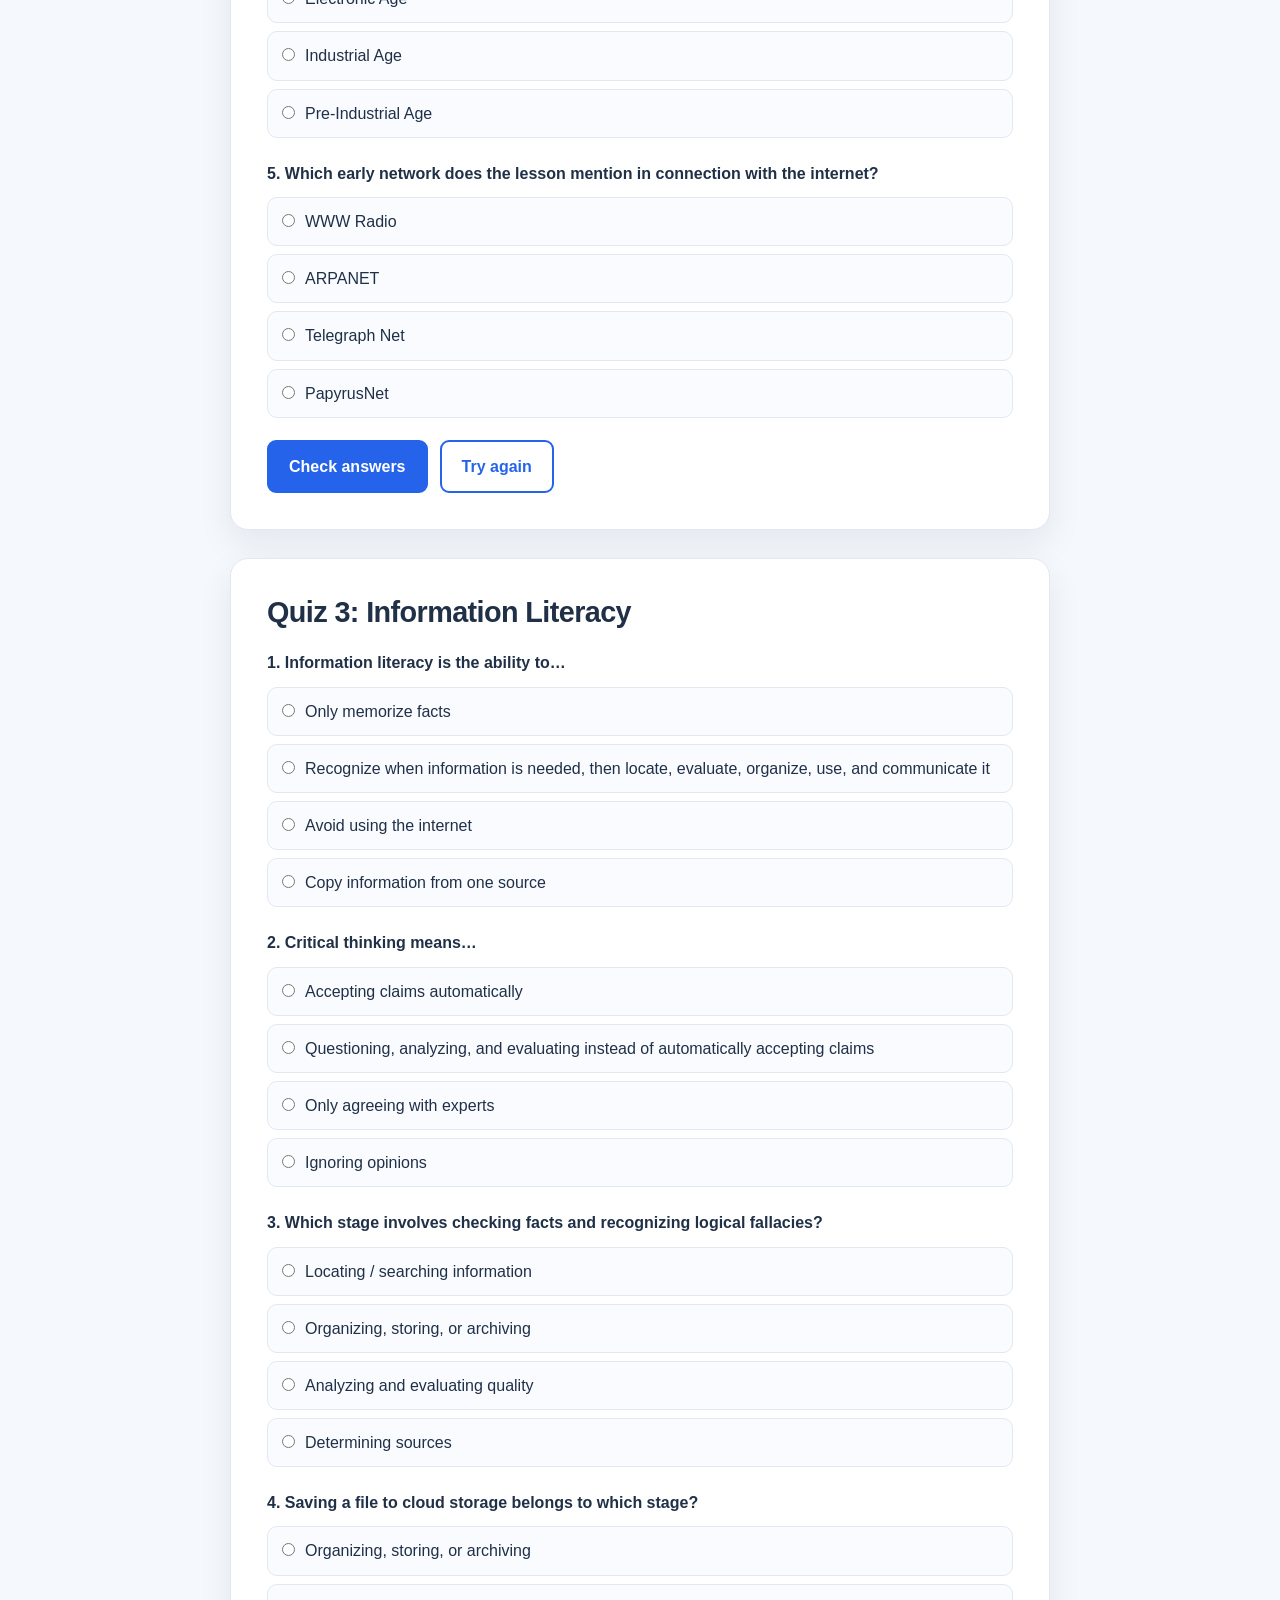
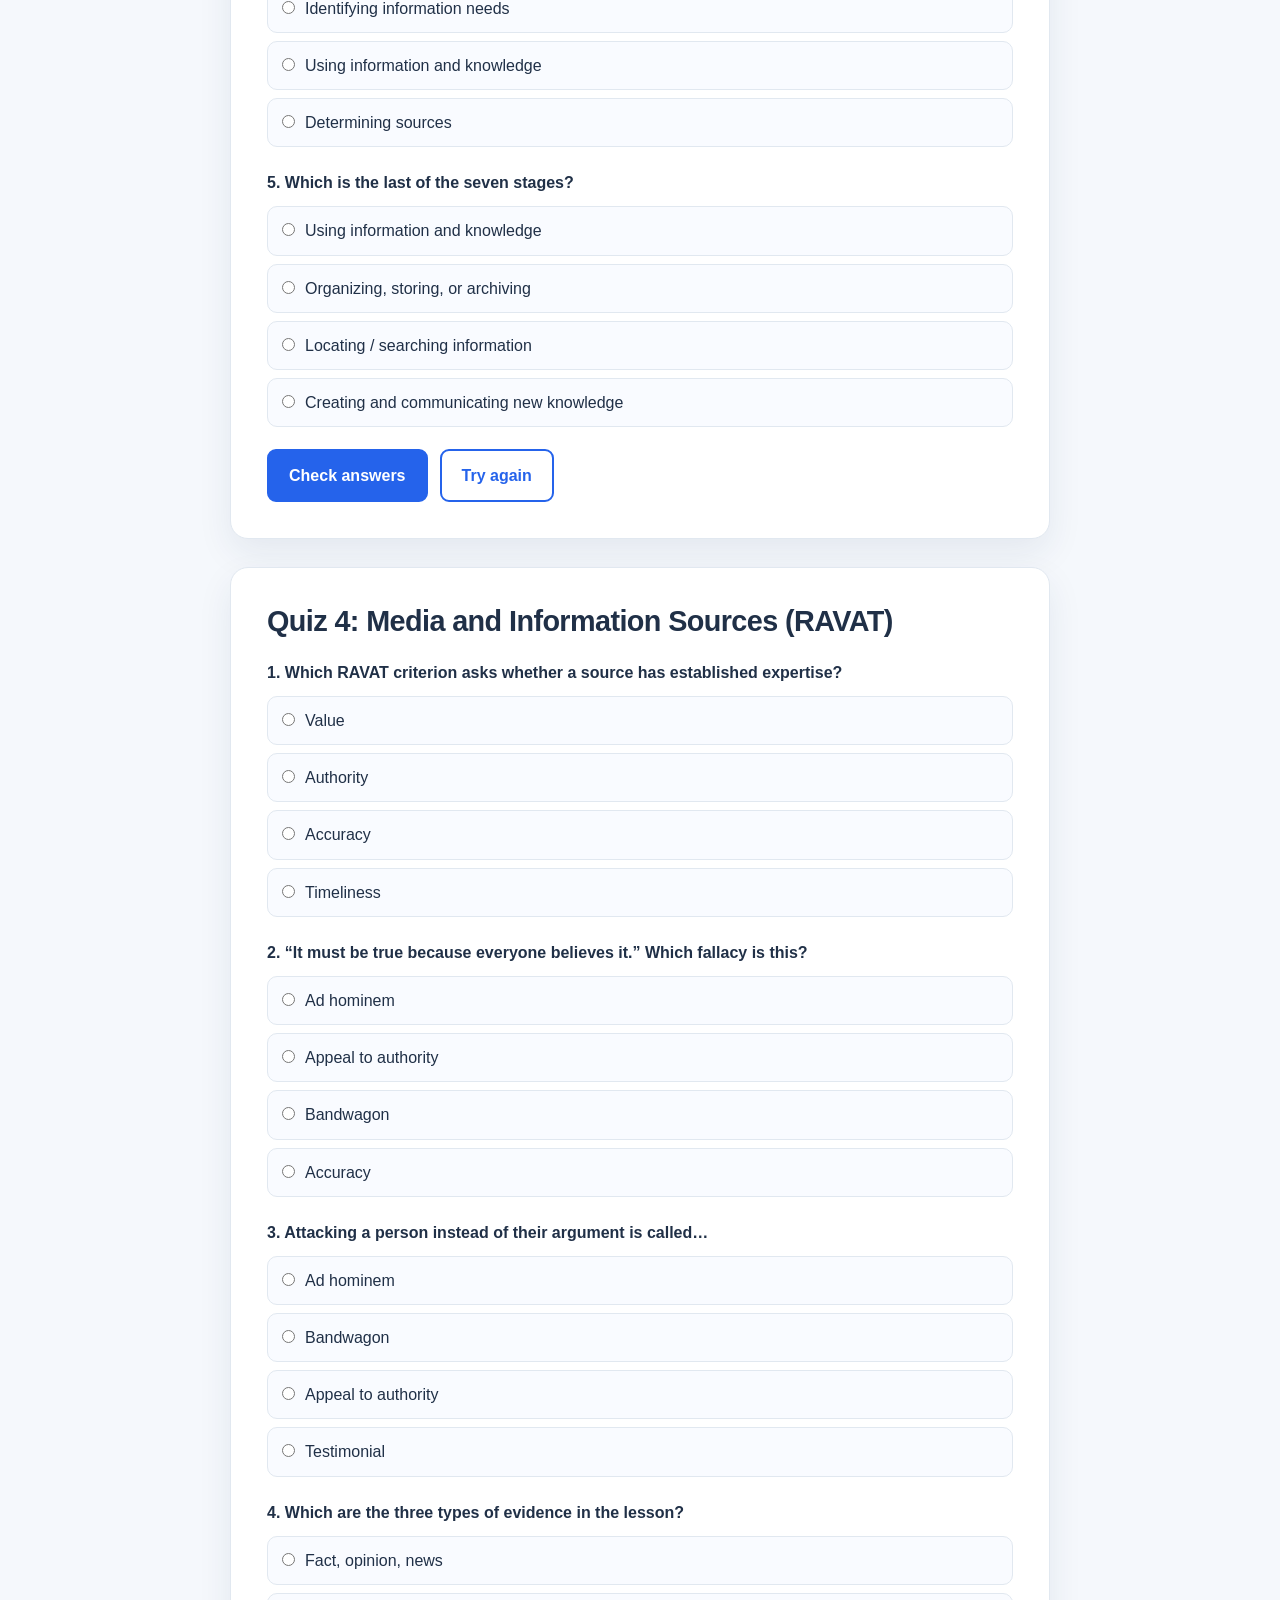
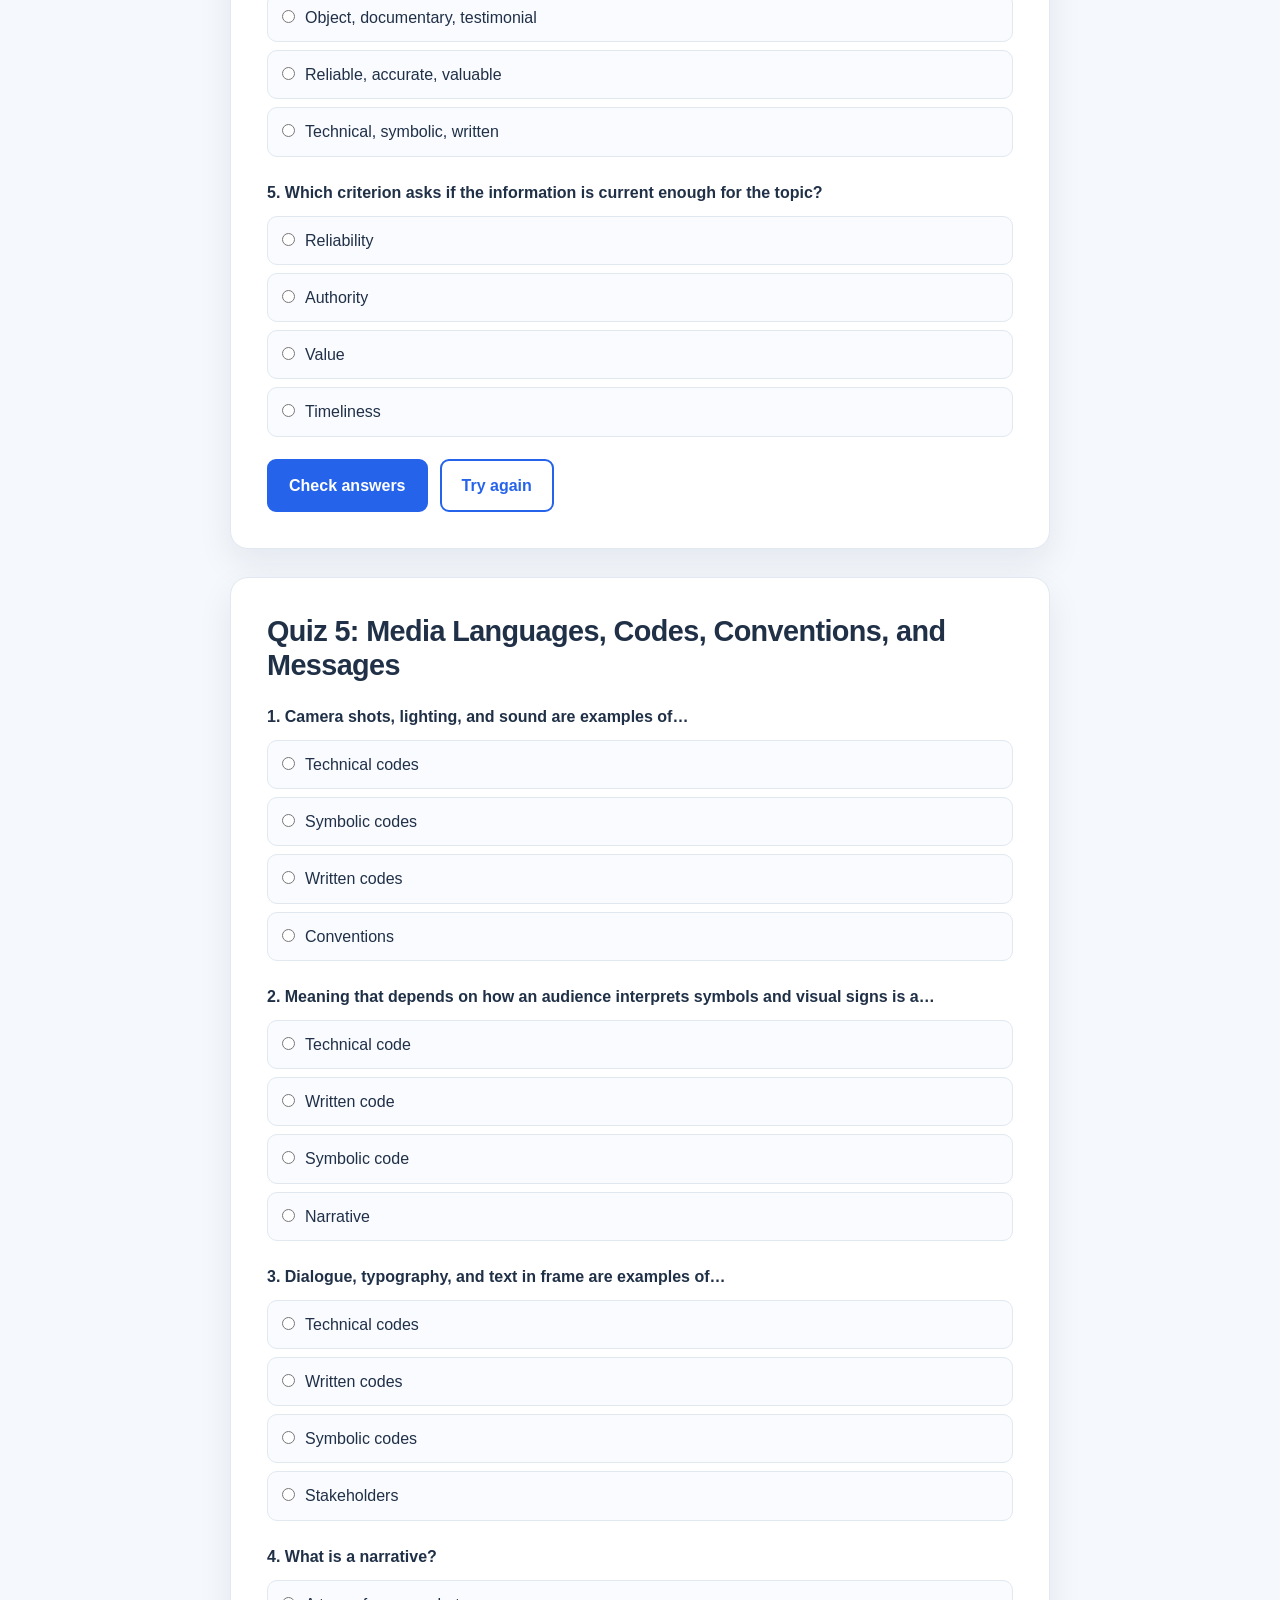
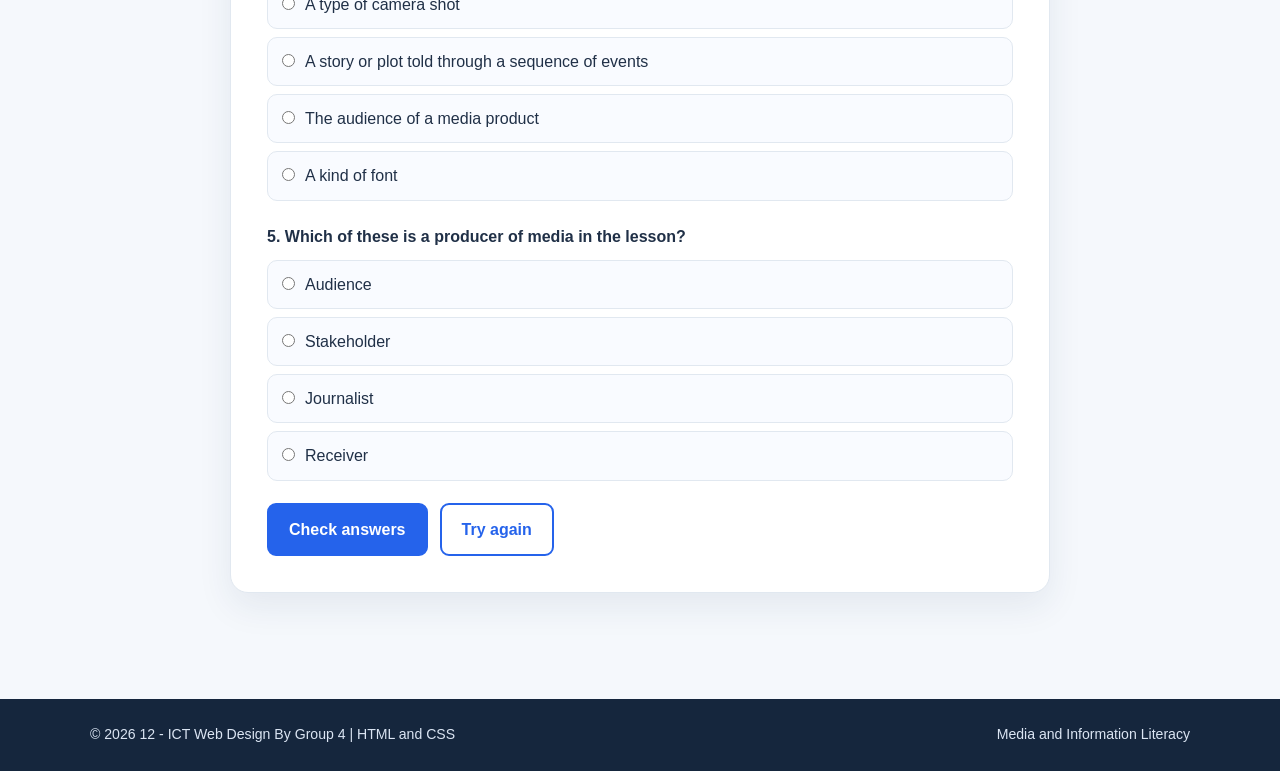
<file: quiz.html>
<!DOCTYPE html>
<html lang="en">

<head>
  <meta charset="UTF-8">
  <meta name="viewport" content="width=device-width, initial-scale=1.0">
  <title>MIL Lesson Packets | Quiz</title>
  <link rel="icon" type="image/png" href="information.png">
  <link rel="stylesheet" href="style.css">
</head>

<body>
  <header class="site-header">
    <nav class="navbar container">
      <a class="logo" href="index.html">12-ICT-GROUP4 <span>| Performance Task</span></a>
      <ul class="nav-links">
        <li><a href="index.html">Home</a></li>
        <li><a href="about.html">About</a></li>
        <li><a href="packets.html">Learning Packets</a></li>
        <li><a class="active" href="quiz.html" aria-current="page">Quiz Time!</a></li>
        <li><a href="contact.html">Contact</a></li>
      </ul>
    </nav>
  </header>

  <main>
    <section class="page-hero">
      <div class="container">
        <p class="eyebrow">TEST YOURSELF</p>
        <h1>MIL Quizzes</h1>
        <p>One 5-question quiz for each learning packet. Pick an answer for every question, then press Check answers.</p>
      </div>
    </section>

    <section class="section">
      <div class="container quiz-wrap">
        <div class="quiz-nav">
          <a href="#quiz-1">Quiz 1</a>
          <a href="#quiz-2">Quiz 2</a>
          <a href="#quiz-3">Quiz 3</a>
          <a href="#quiz-4">Quiz 4</a>
          <a href="#quiz-5">Quiz 5</a>
          <a href="packets.html">← Back to packets</a>
        </div>
        <div id="quizzes"></div>
      </div>
    </section>
  </main>

  <footer class="site-footer">
    <div class="container footer-inner">
      <p>© 2026 12 - ICT Web Design By Group 4 | HTML and CSS</p>
      <p>Media and Information Literacy</p>
    </div>
  </footer>

  <script>
    const quizzes = [
      {
        title: "Quiz 1: Introduction to Media and Information Literacy",
        questions: [
          ["Which shows the correct order of the communication model?",
            ["Message → Sender → Receiver → Channel", "Sender → Message → Channel → Receiver", "Receiver → Channel → Message → Sender", "Channel → Sender → Receiver → Message"], 1],
          ["What are raw facts called?",
            ["Wisdom", "Knowledge", "Data", "Information"], 2],
          ["Which literacy involves using a projector and laptop correctly?",
            ["Technology literacy", "Media literacy", "Information literacy", "Literacy in writing"], 0],
          ["What is the role of feedback in communication?",
            ["It encodes the message", "It tells the sender how the message was received", "It chooses the channel", "It replaces the message"], 1],
          ["Understanding gained from information is called…",
            ["Data", "Wisdom", "Feedback", "Knowledge"], 3]
        ]
      },
      {
        title: "Quiz 2: Evolution of Media",
        questions: [
          ["Cave paintings and papyrus belong to which age?",
            ["Electronic Age", "Pre-Industrial Age", "Industrial Age", "New / Information Age"], 1],
          ["The printing press is associated with which age?",
            ["Industrial Age", "Pre-Industrial Age", "Electronic Age", "New / Information Age"], 0],
          ["Transistor radios and early computers are associated with which age?",
            ["Pre-Industrial Age", "Industrial Age", "New / Information Age", "Electronic Age"], 3],
          ["Social networks and wearable technology are associated with which age?",
            ["New / Information Age", "Electronic Age", "Industrial Age", "Pre-Industrial Age"], 0],
          ["Which early network does the lesson mention in connection with the internet?",
            ["WWW Radio", "ARPANET", "Telegraph Net", "PapyrusNet"], 1]
        ]
      },
      {
        title: "Quiz 3: Information Literacy",
        questions: [
          ["Information literacy is the ability to…",
            ["Only memorize facts", "Recognize when information is needed, then locate, evaluate, organize, use, and communicate it", "Avoid using the internet", "Copy information from one source"], 1],
          ["Critical thinking means…",
            ["Accepting claims automatically", "Questioning, analyzing, and evaluating instead of automatically accepting claims", "Only agreeing with experts", "Ignoring opinions"], 1],
          ["Which stage involves checking facts and recognizing logical fallacies?",
            ["Locating / searching information", "Organizing, storing, or archiving", "Analyzing and evaluating quality", "Determining sources"], 2],
          ["Saving a file to cloud storage belongs to which stage?",
            ["Organizing, storing, or archiving", "Identifying information needs", "Using information and knowledge", "Determining sources"], 0],
          ["Which is the last of the seven stages?",
            ["Using information and knowledge", "Organizing, storing, or archiving", "Locating / searching information", "Creating and communicating new knowledge"], 3]
        ]
      },
      {
        title: "Quiz 4: Media and Information Sources (RAVAT)",
        questions: [
          ["Which RAVAT criterion asks whether a source has established expertise?",
            ["Value", "Authority", "Accuracy", "Timeliness"], 1],
          ["“It must be true because everyone believes it.” Which fallacy is this?",
            ["Ad hominem", "Appeal to authority", "Bandwagon", "Accuracy"], 2],
          ["Attacking a person instead of their argument is called…",
            ["Ad hominem", "Bandwagon", "Appeal to authority", "Testimonial"], 0],
          ["Which are the three types of evidence in the lesson?",
            ["Fact, opinion, news", "Object, documentary, testimonial", "Reliable, accurate, valuable", "Technical, symbolic, written"], 1],
          ["Which criterion asks if the information is current enough for the topic?",
            ["Reliability", "Authority", "Value", "Timeliness"], 3]
        ]
      },
      {
        title: "Quiz 5: Media Languages, Codes, Conventions, and Messages",
        questions: [
          ["Camera shots, lighting, and sound are examples of…",
            ["Technical codes", "Symbolic codes", "Written codes", "Conventions"], 0],
          ["Meaning that depends on how an audience interprets symbols and visual signs is a…",
            ["Technical code", "Written code", "Symbolic code", "Narrative"], 2],
          ["Dialogue, typography, and text in frame are examples of…",
            ["Technical codes", "Written codes", "Symbolic codes", "Stakeholders"], 1],
          ["What is a narrative?",
            ["A type of camera shot", "A story or plot told through a sequence of events", "The audience of a media product", "A kind of font"], 1],
          ["Which of these is a producer of media in the lesson?",
            ["Audience", "Stakeholder", "Journalist", "Receiver"], 2]
        ]
      }
    ];

    const root = document.getElementById("quizzes");

    quizzes.forEach((quiz, qi) => {
      const section = document.createElement("article");
      section.className = "quiz";
      section.id = "quiz-" + (qi + 1);

      let html = "<h2>" + quiz.title + "</h2>";
      quiz.questions.forEach((q, i) => {
        html += '<div class="question"><p>' + (i + 1) + ". " + q[0] + "</p>";
        q[1].forEach((choice, c) => {
          html += '<label><input type="radio" name="q' + qi + "-" + i + '" value="' + c + '"> ' + choice + "</label>";
        });
        html += "</div>";
      });
      html += '<div class="quiz-actions"><button type="button" class="check button">Check answers</button>' +
              '<button type="button" class="reset button button-outline">Try again</button><span class="score" aria-live="polite"></span></div>';
      section.innerHTML = html;
      root.appendChild(section);

      section.querySelector(".check").addEventListener("click", () => {
        const unanswered = quiz.questions.filter((q, i) => !section.querySelector('input[name="q' + qi + "-" + i + '"]:checked')).length;
        if (unanswered > 0) {
          section.querySelector(".score").textContent = "Please answer all questions first (" + unanswered + " left).";
          return;
        }
        let score = 0;
        quiz.questions.forEach((q, i) => {
          const labels = section.querySelectorAll('input[name="q' + qi + "-" + i + '"]');
          labels.forEach((input, c) => {
            const label = input.parentElement;
            label.classList.remove("correct", "wrong");
            if (c === q[2]) label.classList.add("correct");
            else if (input.checked) label.classList.add("wrong");
            if (input.checked && c === q[2]) score++;
          });
        });
        section.querySelector(".score").textContent = "Score: " + score + " / " + quiz.questions.length;
      });

      section.querySelector(".reset").addEventListener("click", () => {
        section.querySelectorAll("input").forEach(i => (i.checked = false));
        section.querySelectorAll("label").forEach(l => l.classList.remove("correct", "wrong"));
        section.querySelector(".score").textContent = "";
      });
    });
  </script>
</body>
</html>
</file>
<file: style.css>
:root {
    --page-bg: #f5f8fc;
    --surface: #ffffff;
    --text: #203047;
    --muted: #627187;
    --blue: #2563eb;
    --blue-dark: #1746a2;
    --blue-soft: #e8f0ff;
    --border: #e1e8f0;
    --shadow: 0 14px 35px rgba(30, 55, 90, 0.08);
}

* {
    box-sizing: border-box;
    margin: 0;
    padding: 0;
}

html {
    scroll-behavior: smooth;
}

body {
    background: var(--page-bg);
    color: var(--text);
    font-family: Arial, Helvetica, sans-serif;
    line-height: 1.7;
}

a {
    color: inherit;
    text-decoration: none;
}

.container {
    width: min(1100px, 90%);
    margin: 0 auto;
}

.site-header {
    background: rgba(255, 255, 255, 0.96);
    border-bottom: 1px solid var(--border);
    position: relative;
    z-index: 10;
}

.navbar {
    min-height: 76px;
    display: flex;
    align-items: center;
    justify-content: space-between;
    gap: 24px;
}

.logo {
    color: var(--text);
    font-size: 1rem;
    font-weight: 800;
    letter-spacing: -0.3px;
}

.logo span {
    color: var(--muted);
    font-weight: 500;
}

.nav-links {
    display: flex;
    align-items: center;
    gap: 8px;
    list-style: none;
}

.nav-links a {
    display: block;
    padding: 9px 15px;
    border-radius: 8px;
    color: var(--muted);
    font-size: 0.95rem;
    font-weight: 700;
    transition: background 0.2s ease, color 0.2s ease;
}

.nav-links a:hover,
.nav-links a.active {
    color: var(--blue);
    background: var(--blue-soft);
}

.hero {
    padding: 105px 0 110px;
    background: linear-gradient(125deg, #e8f1ff 0%, #f7faff 58%, #eaf8ff 100%);
}

.hero-content {
    max-width: 900px;
    text-align: center;
}

.eyebrow {
    color: var(--blue);
    font-size: 0.78rem;
    font-weight: 800;
    letter-spacing: 2px;
    margin-bottom: 12px;
}

h1, h2, h3 {
    line-height: 1.2;
    letter-spacing: -0.6px;
}

.hero h1 {
    max-width: 850px;
    margin: 0 auto 20px;
    font-size: clamp(2.2rem, 5vw, 4.2rem);
}

.hero-text {
    max-width: 680px;
    margin: 0 auto;
    color: var(--muted);
    font-size: 1.1rem;
}

.hero-actions {
    display: flex;
    flex-wrap: wrap;
    justify-content: center;
    gap: 12px;
    margin-top: 30px;
}

.button {
    display: inline-block;
    border: 2px solid var(--blue);
    border-radius: 9px;
    padding: 11px 20px;
    background: var(--blue);
    color: #fff;
    font-weight: 700;
    transition: transform 0.2s ease, background 0.2s ease;
}

.button:hover {
    background: var(--blue-dark);
    border-color: var(--blue-dark);
    transform: translateY(-2px);
}

.button-outline {
    background: transparent;
    color: var(--blue);
}

.button-outline:hover {
    color: #fff;
}

.section {
    padding: 78px 0;
}

.section-muted {
    background: #edf3fa;
}

.section-heading {
    max-width: 700px;
    margin: 0 auto 38px;
    text-align: center;
}

.section-heading h2,
.narrow h2,
.contact-copy h2 {
    margin-bottom: 14px;
    font-size: clamp(1.7rem, 3vw, 2.4rem);
}

.section-heading > p:last-child,
.contact-copy > p:last-child {
    color: var(--muted);
}

.card-grid {
    display: grid;
    grid-template-columns: repeat(3, minmax(0, 1fr));
    gap: 22px;
}

.info-card {
    background: var(--surface);
    border: 1px solid var(--border);
    border-radius: 16px;
    padding: 28px;
    box-shadow: var(--shadow);
}

.card-icon {
    display: grid;
    place-items: center;
    width: 48px;
    height: 48px;
    margin-bottom: 20px;
    border-radius: 12px;
    background: var(--blue-soft);
    color: var(--blue);
    font-size: 1.05rem;
    font-weight: 800;
}

.info-card h3 {
    margin-bottom: 10px;
    font-size: 1.2rem;
}

.info-card p {
    color: var(--muted);
}

.callout {
    padding: 48px 0;
    background: var(--blue-dark);
    color: #fff;
}

.callout-inner {
    display: flex;
    align-items: center;
    justify-content: space-between;
    gap: 30px;
}

.callout .eyebrow {
    color: #bfd5ff;
}

.callout h2 {
    margin-bottom: 8px;
    font-size: clamp(1.7rem, 3vw, 2.3rem);
}

.callout p:not(.eyebrow) {
    color: #dce7ff;
}

.button-light {
    flex-shrink: 0;
    background: #fff;
    border-color: #fff;
    color: var(--blue-dark);
}

.button-light:hover {
    background: #e8f0ff;
    border-color: #e8f0ff;
    color: var(--blue-dark);
}

.narrow {
    max-width: 800px;
}

.narrow h2:not(:first-child) {
    margin-top: 36px;
}

.narrow p {
    margin-bottom: 16px;
    color: var(--muted);
}

.tip-box {
    margin-top: 28px;
    padding: 25px 28px;
    background: var(--blue-soft);
    border: 1px solid #d3e2ff;
    border-radius: 14px;
}

.tip-box h3 {
    margin-bottom: 12px;
}

.tip-box ol {
    padding-left: 22px;
}

.tip-box li {
    margin: 5px 0;
}

.sample {
    margin-top: 18px;
    padding: 14px;
    border-radius: 9px;
    background: #f3f6fb;
    text-align: center;
}

.sample-text {
    font-weight: 900;
    letter-spacing: 1px;
}

.sample-font {
    font-family: Georgia, "Times New Roman", serif;
    font-size: 1.2rem;
    font-style: italic;
}

.sample-color {
    display: flex;
    justify-content: center;
    gap: 10px;
}

.sample-color span {
    width: 36px;
    height: 36px;
    border-radius: 50%;
    background: #2563eb;
}

.sample-color span:nth-child(2) {
    background: #102a43;
}

.sample-color span:nth-child(3) {
    background: #f59e0b;
}

.check-list {
    padding-left: 24px;
    margin: 15px 0 22px;
}

.check-list li {
    padding: 5px 0;
}

.contact-layout {
    display: grid;
    grid-template-columns: 0.9fr 1.1fr;
    gap: 55px;
    align-items: center;
}

.contact-card {
    padding: 30px;
    background: var(--surface);
    border: 1px solid var(--border);
    border-radius: 16px;
    box-shadow: var(--shadow);
}

.contact-item {
    display: flex;
    align-items: flex-start;
    gap: 16px;
    padding: 18px 0;
}

.contact-item + .contact-item {
    border-top: 1px solid var(--border);
}

.contact-icon {
    display: grid;
    place-items: center;
    flex: 0 0 44px;
    height: 44px;
    border-radius: 12px;
    background: var(--blue-soft);
    color: var(--blue);
    font-size: 1.1rem;
    font-weight: 800;
}

.contact-item h3 {
    margin-bottom: 5px;
    font-size: 1.05rem;
}

.contact-item p {
    color: var(--muted);
    overflow-wrap: anywhere;
}

.contact-item a {
    color: var(--blue);
}

.contact-item a:hover {
    text-decoration: underline;
}

.site-footer {
    padding: 24px 0;
    background: #15263d;
    color: #dbe5f3;
}

.footer-inner {
    display: flex;
    justify-content: space-between;
    gap: 18px;
    font-size: 0.88rem;
}

@media (max-width: 760px) {
    .navbar {
        padding: 16px 0;
        flex-direction: column;
        gap: 12px;
    }

    .logo {
        text-align: center;
    }

    .nav-links {
        justify-content: center;
        flex-wrap: wrap;
        gap: 2px;
    }

    .nav-links a {
        padding: 8px 10px;
        font-size: 0.9rem;
    }

    .mini-grid,
    .ravat-grid {
        grid-template-columns: 1fr;
    }

    .page-hero {
        padding: 55px 0;
    }

    .hero {
        padding: 75px 0;
    }

    .section {
        padding: 58px 0;
    }

    .card-grid {
        grid-template-columns: 1fr;
    }

    .callout-inner,
    .contact-layout {
        grid-template-columns: 1fr;
        display: grid;
    }

    .callout-inner {
        text-align: center;
    }

    .button-light {
        justify-self: center;
    }

    .contact-layout {
        gap: 30px;
    }

    .footer-inner {
        flex-direction: column;
        text-align: center;
        gap: 5px;
    }
}

@media (prefers-reduced-motion: reduce) {
    html {
        scroll-behavior: auto;
    }

    *, *::before, *::after {
        transition-duration: 0.01ms !important;
    }
}


.page-hero { padding: 76px 0; background: linear-gradient(125deg, #e8f1ff 0%, #f7faff 58%, #eaf8ff 100%); text-align: center; }
.page-hero h1 { margin: 0 auto 14px; font-size: clamp(2.1rem, 4vw, 3.4rem); }
.page-hero p:not(.eyebrow) { max-width: 760px; margin: 0 auto; color: var(--muted); }
.packet-intro { max-width: 820px; }
.packet-intro h2 { margin-bottom: 14px; font-size: 1.8rem; }
.packet-intro ol { padding-left: 24px; margin-bottom: 16px; }
.packet-list { display: grid; gap: 28px; }
.packet { background: var(--surface); border: 1px solid var(--border); border-radius: 18px; padding: clamp(22px, 4vw, 42px); box-shadow: var(--shadow); scroll-margin-top: 24px; }
.packet-label { display: inline-block; color: var(--blue); background: var(--blue-soft); padding: 5px 10px; border-radius: 7px; font-size: .76rem; font-weight: 800; letter-spacing: 1.2px; margin-bottom: 14px; }
.packet h2 { font-size: clamp(1.55rem, 3vw, 2.25rem); margin-bottom: 10px; }
.packet-lead { color: var(--muted); font-size: 1.05rem; margin-bottom: 26px; }
.packet h3 { font-size: 1.18rem; margin: 25px 0 10px; }
.packet h4 { font-size: 1rem; margin-bottom: 7px; }
.packet p { margin-bottom: 12px; }
.packet ul, .packet ol { padding-left: 24px; margin: 8px 0 16px; }
.packet li { margin: 5px 0; }
.mini-grid, .ravat-grid { display: grid; grid-template-columns: repeat(2, minmax(0, 1fr)); gap: 14px; margin: 18px 0; }
.mini-grid > div, .ravat-grid > div { padding: 18px; border: 1px solid var(--border); border-radius: 12px; background: #f9fbff; }
.mini-grid p, .ravat-grid p { color: var(--muted); margin: 7px 0 0; }
.ravat-grid { grid-template-columns: repeat(3, minmax(0, 1fr)); }
.example-box { background: #eef6ff; border-left: 4px solid var(--blue); border-radius: 8px; padding: 16px 18px; margin: 20px 0; }
.timeline { display: grid; gap: 14px; margin: 18px 0 24px; }
.timeline > div { position: relative; padding: 18px 20px 18px 72px; border: 1px solid var(--border); border-radius: 12px; background: #fbfdff; }
.timeline span { position: absolute; left: 18px; top: 18px; display: grid; place-items: center; width: 38px; height: 38px; border-radius: 10px; background: var(--blue-soft); color: var(--blue); font-weight: 800; }
.timeline p { color: var(--muted); margin: 7px 0 0; }
.small-note { color: var(--muted); font-size: .92rem; margin-top: 16px; }

.packet-quiz { margin-top: 26px; }

/* Quiz page */
.quiz-wrap { max-width: 820px; }
.quiz-nav { display: flex; flex-wrap: wrap; gap: 8px; margin-bottom: 28px; }
.quiz-nav a { padding: 8px 14px; border-radius: 8px; background: var(--blue-soft); color: var(--blue); font-size: .92rem; font-weight: 700; transition: background .2s ease, color .2s ease; }
.quiz-nav a:hover { background: var(--blue); color: #fff; }
.quiz { background: var(--surface); border: 1px solid var(--border); border-radius: 18px; padding: clamp(22px, 4vw, 36px); margin-bottom: 28px; box-shadow: var(--shadow); scroll-margin-top: 24px; }
.quiz h2 { font-size: clamp(1.3rem, 2.5vw, 1.8rem); margin-bottom: 20px; }
.question { margin-bottom: 22px; }
.question > p { font-weight: 700; margin-bottom: 10px; }
.question label { display: flex; align-items: flex-start; gap: 10px; padding: 10px 14px; margin-bottom: 8px; border: 1px solid var(--border); border-radius: 10px; background: #f9fbff; cursor: pointer; transition: background .2s ease, border-color .2s ease; }
.question label:hover { border-color: var(--blue); background: var(--blue-soft); }
.question input { margin-top: 6px; accent-color: var(--blue); }
.question label.correct { background: #e6f7ec; border-color: #2f9e5b; }
.question label.wrong { background: #fdeaea; border-color: #d64545; }
.quiz-actions { display: flex; align-items: center; flex-wrap: wrap; gap: 12px; margin-top: 8px; }
.quiz-actions .button { font: inherit; font-weight: 700; cursor: pointer; }
.score { font-weight: 800; color: var(--blue-dark); }
</file>
